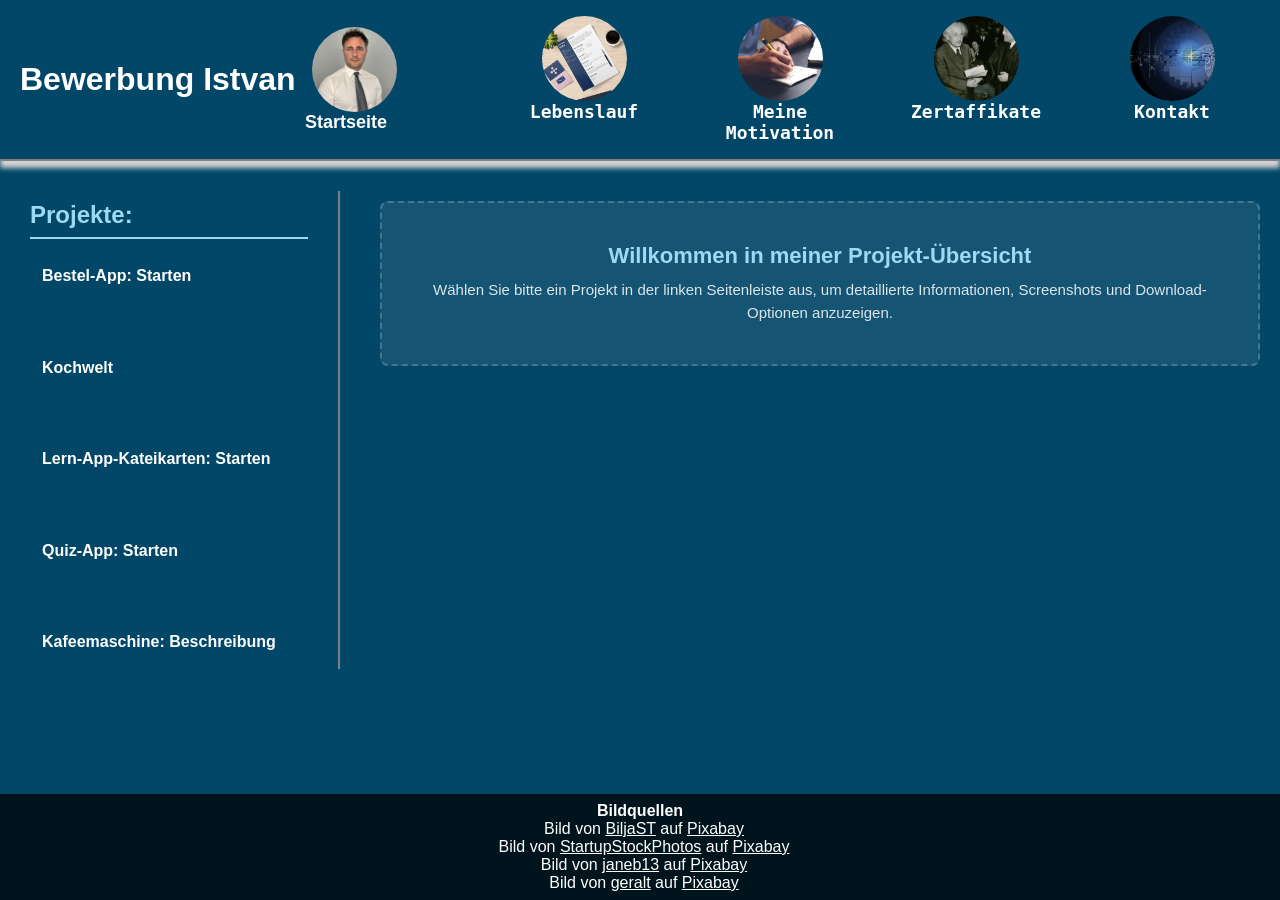
<file: index.html>
<!DOCTYPE html>
<html lang="en">

<head>
    <meta charset="UTF-8">
    <meta name="viewport" content="width=device-width, initial-scale=1.0">
    <title>Webseite Istvan</title>
    <link rel="stylesheet" href="style.css">
    <link rel="stylesheet" href="hoversAnkertyle.css">
    <link rel="stylesheet" href="seitenLeiste.css">
    <link rel="stylesheet" href="lebenslauf.css">
    <link rel="stylesheet" href="motivation.css">
    <script src="lebenslauf.js"></script>
</head>

<body>
    <header>
        <div class="bwTextBild">
            <h1>Bewerbung Istvan </h1>
            <div class="tostart">
                <img class="bwFoto" src="./img/Bewerbung-3.png" alt="Istvan Csovrij">
                <a class="lebenslaufText startText lenslaufHover" href="index.html">Startseite</a>
            </div>
        </div>
        <div class="workspace">

            <a href="lebenslauf.html" class="containerLebenslauf lenslaufHover">
                <img class="lenslaufImg" src="./img/biljast-resume-6627200_1920.jpg" alt="">
                <samp class="lebenslaufText">Lebenslauf</samp>
            </a>

            <a href="motivation.html" class="containerLebenslauf lenslaufHover">
                <img class="lenslaufImg" src="./img/startupstockphotos-man-593333_1920.jpg" alt="">
                <samp class="lebenslaufText">Meine Motivation</samp>
            </a>

            <a href="zertifikate.html" class="containerLebenslauf lenslaufHover">
                <img class="lenslaufImg" src="./img/janeb13-albert-einstein-1165218_1920.jpg" alt="">
                <samp class="lebenslaufText">Zertaffikate</samp>
            </a>

            <a href="kontakt.html" class="containerLebenslauf lenslaufHover">
                <img class="lenslaufImg" src="./img/geralt-digitization-6936701_1920.jpg" alt="Kontakt">
                <samp class="lebenslaufText">Kontakt</samp>
            </a>
        </div>
    </header>

    <main>
        <div class="seitenleiste">
            <div class="inseiteSeitenliste">
                <h2>Projekte: </h2>
                <div class="aplicatinsList">
                    <a class="bestelA hoverSeide"
                        href="https://istvan-csovrij.developerakademie.net/Modul-7-2025_Bestell-App/Bestell-App/index.html"
                        target="_blank">Bestel-App: Starten</a>
                    <a class="bestelA hoverSeide" href="https://gruppe-389.developerakademie.net/index.html"
                        target="_blank">Kochwelt</a>
                    <!--  <a class="bestelA hoverSeide" href="#">Datenbank-Steuerung: Beschreibung</a> -->
                    <a class="bestelA hoverSeide" href="./Lern_APP_Lernfeld_8/index.html"
                        target="_blank">Lern-App-Kateikarten: Starten</a>
                    <a class="bestelA hoverSeide" href="./AP1_Lernbereich/03_Quiz_App/index.html"
                        target="_blank">Quiz-App: Starten</a>
                    <a class="bestelA hoverSeide" href="#kaffeegeldwechsel">Kafeemaschine: Beschreibung</a>
                </div>
            </div>
            <div class="wertikalLinie"></div>
        </div>
        <div class="projekteInhalt">
            <!-- Willkommens-Platzhalter, wenn noch kein Projekt ausgewählt ist -->
            <div class="welcomeProjectText">
                <h3>Willkommen in meiner Projekt-Übersicht</h3>
                <p>Wählen Sie bitte ein Projekt in der linken Seitenleiste aus, um detaillierte Informationen,
                    Screenshots und Download-Optionen anzuzeigen.</p>
            </div>

            <article class="projektKarte" id="kaffeegeldwechsel">
                <h3>KaffeeGeldWechsel</h3>
                <p class="projektSubtitle">Desktop-Kaffeemaschinensimulator mit Münzwechsler & SQLite-Datenbank</p>

                <div class="techStack">
                    <span class="techBadge">Java 17+</span>
                    <span class="techBadge">JavaFX (GUI)</span>
                    <span class="techBadge">SQLite (JDBC)</span>
                    <span class="techBadge">Maven</span>
                    <span class="techBadge">IntelliJ IDEA</span>
                </div>

                <p>
                    Dieses Projekt simuliert die vollständige Steuerungs- und Zahlungslogik eines
                    Kaffeemaschinen-Automaten.
                    Es wurde mit Java und JavaFX als grafische Desktop-Oberfläche realisiert und nutzt eine lokale
                    SQLite-Datenbank
                    zur lückenlosen Verbuchung aller Bestellungen und Münzbestände.
                </p>

                <p style="font-size: 13.5px; color: #666; font-style: italic; margin-top: -10px; margin-bottom: 25px;">
                    * Entwickler-Hinweis: Das Projekt ist als IntelliJ-Maven-Projekt vorkonfiguriert und lässt sich am
                    besten direkt in IntelliJ IDEA öffnen und bearbeiten.
                </p>

                <h4 class="projektSectionTitle">Funktionsübersicht</h4>
                <ul class="cvList">
                    <li><strong>Zubereitungssystem:</strong> Verwaltung der Rohstoffe für Kaffeebohnen, Milch und
                        Becher. Die Maschine verbraucht je nach Wahl (z.B. Kaffee mit/ohne Milch) entsprechende
                        Einheiten aus dem Bestand.</li>
                    <li><strong>Verschleiß- & Wartungs-Simulation:</strong> Realistische Simulation von Defekten (z.B.
                        Mahlwerk-Fehler mit 2%iger Wahrscheinlichkeit). Über eine Administrator-Funktion lässt sich die
                        Maschine reparieren und auffüllen.</li>
                    <li><strong>Echtzeit-Münzwechsler:</strong> Annahme und Zählung von Euro-Münzen (10ct, 20ct, 50ct,
                        1€, 2€) mit Kapselung der Wechselgeld-Logik (Single-Responsibility-Prinzip).</li>
                    <li><strong>Datenbank-Logging (SQLite):</strong> Alle getätigten Bestellungen und Münzbewegungen
                        werden automatisch über JDBC in einer lokalen Datenbank (<code>kaffeeautomat.db</code>)
                        gespeichert.</li>
                </ul>

                <h4 class="projektSectionTitle">App-Screenshots (GUI-Zustände)</h4>
                <div class="projektGallery">

                    <!-- Zustand 1: Startbildschirm -->
                    <div class="galleryItem">
                        <a href="./img/kaffee-start.png" target="_blank">
                            <img class="projektCardImg" src="./img/kaffee-start.png" alt="1. Startbildschirm & Menü"
                                onerror="this.style.display='none'; this.nextElementSibling.style.display='flex';">
                            <div class="projPlaceholder">
                                <span class="projPlaceholderText">
                                    Startbildschirm:<br>
                                    <strong>img/kaffee-start.png</strong>
                                </span>
                            </div>
                        </a>
                        <p class="galleryCaption">1. Menü & Füllstände</p>
                    </div>

                    <!-- Zustand 2: Zu wenig Geld -->
                    <div class="galleryItem">
                        <a href="./img/kaffee-geld.png" target="_blank">
                            <img class="projektCardImg" src="./img/kaffee-geld.png" alt="2. Prüfung: Zu wenig Geld"
                                onerror="this.style.display='none'; this.nextElementSibling.style.display='flex';">
                            <div class="projPlaceholder">
                                <span class="projPlaceholderText">
                                    Münzprüfung:<br>
                                    <strong>img/kaffee-geld.png</strong>
                                </span>
                            </div>
                        </a>
                        <p class="galleryCaption">2. Zu wenig Geld</p>
                    </div>

                    <!-- Zustand 3: Kaffee bereit & Wechselgeld -->
                    <div class="galleryItem">
                        <a href="./img/kaffee-erfolg.png" target="_blank">
                            <img class="projektCardImg" src="./img/kaffee-erfolg.png" alt="3. Zubereitung & Rückgeld"
                                onerror="this.style.display='none'; this.nextElementSibling.style.display='flex';">
                            <div class="projPlaceholder">
                                <span class="projPlaceholderText">
                                    Kaffee fertig:<br>
                                    <strong>img/kaffee-erfolg.png</strong>
                                </span>
                            </div>
                        </a>
                        <p class="galleryCaption">3. Kaffee fertig & Wechselgeld</p>
                    </div>

                    <!-- Zustand 4: Fehler: Zu wenig Bohnen -->
                    <div class="galleryItem">
                        <a href="./img/kaffee-bohnen.png" target="_blank">
                            <img class="projektCardImg" src="./img/Screenshot 2026-07-21 083009.png"
                                alt="4. Fehler: Zu wenig Bohnen"
                                onerror="this.style.display='none'; this.nextElementSibling.style.display='flex';">
                            <div class="projPlaceholder">
                                <span class="projPlaceholderText">
                                    Zu wenig Bohnen:<br>
                                    <strong>img/kaffee-bohnen.png</strong>
                                </span>
                            </div>
                        </a>
                        <p class="galleryCaption">4. Fehler: Zu wenig Bohnen</p>
                    </div>

                </div>

                <div class="projektActions">
                    <a href="https://github.com/Istvan-Csovrij/KaffeeGeldWechsel" target="_blank"
                        class="projektBtn">Code auf GitHub</a>
                    <a href="./downloads/KafeeGeldWechsel-1.0-SNAPSHOT.jar" download class="projektBtn">App (.jar)
                        herunterladen</a>
                </div>
                <p
                    style="font-size: 13.5px; color: #666; font-style: italic; margin-top: 15px; margin-bottom: 0; line-height: 1.4;">
                    * Hinweis: Zum Ausführen der .jar-Datei wird eine installierte Java-Laufzeitumgebung (JRE) benötigt.
                    Das Quellcode-Projekt ist für die Ausführung in IntelliJ IDEA vorkonfiguriert.
                </p>
            </article>
        </div>

    </main>

    <footer>
        <div class="footerBox">
            <p class="bildQuelen">Bildquellen</p>
            <div class="resource">
                Bild von <a class="resourceA"
                    href="https://pixabay.com/de/users/biljast-2868488/?utm_source=link-attribution&utm_medium=referral&utm_campaign=image&utm_content=6627200">BiljaST</a>
                auf <a class="resourceA"
                    href="https://pixabay.com/de//?utm_source=link-attribution&utm_medium=referral&utm_campaign=image&utm_content=6627200">Pixabay</a>
            </div>
            <div class="resource">
                Bild von <a class="resourceA"
                    href="https://pixabay.com/de/users/startupstockphotos-690514/?utm_source=link-attribution&utm_medium=referral&utm_campaign=image&utm_content=593333">StartupStockPhotos</a>
                auf <a class="resourceA"
                    href="https://pixabay.com/de//?utm_source=link-attribution&utm_medium=referral&utm_campaign=image&utm_content=593333">Pixabay</a>
            </div>
            <div class="resource">
                Bild von <a class="resourceA"
                    href="https://pixabay.com/de/users/janeb13-725943/?utm_source=link-attribution&utm_medium=referral&utm_campaign=image&utm_content=1165218">janeb13</a>
                auf <a class="resourceA"
                    href="https://pixabay.com/de//?utm_source=link-attribution&utm_medium=referral&utm_campaign=image&utm_content=1165218">Pixabay</a>
            </div>

            <div class="resource">
                Bild von <a class="resourceA"
                    href="https://pixabay.com/de/users/geralt-9301/?utm_source=link-attribution&utm_medium=referral&utm_campaign=image&utm_content=6936701">geralt</a>
                auf
                <a class="resourceA"
                    href="https://pixabay.com/de//?utm_source=link-attribution&utm_medium=referral&utm_campaign=image&utm_content=6936701">Pixabay</a>
            </div>
        </div>
    </footer>
    <!-- Rebuild -->
    <script src="projekte.js"></script>
</body>

</html>
</file>
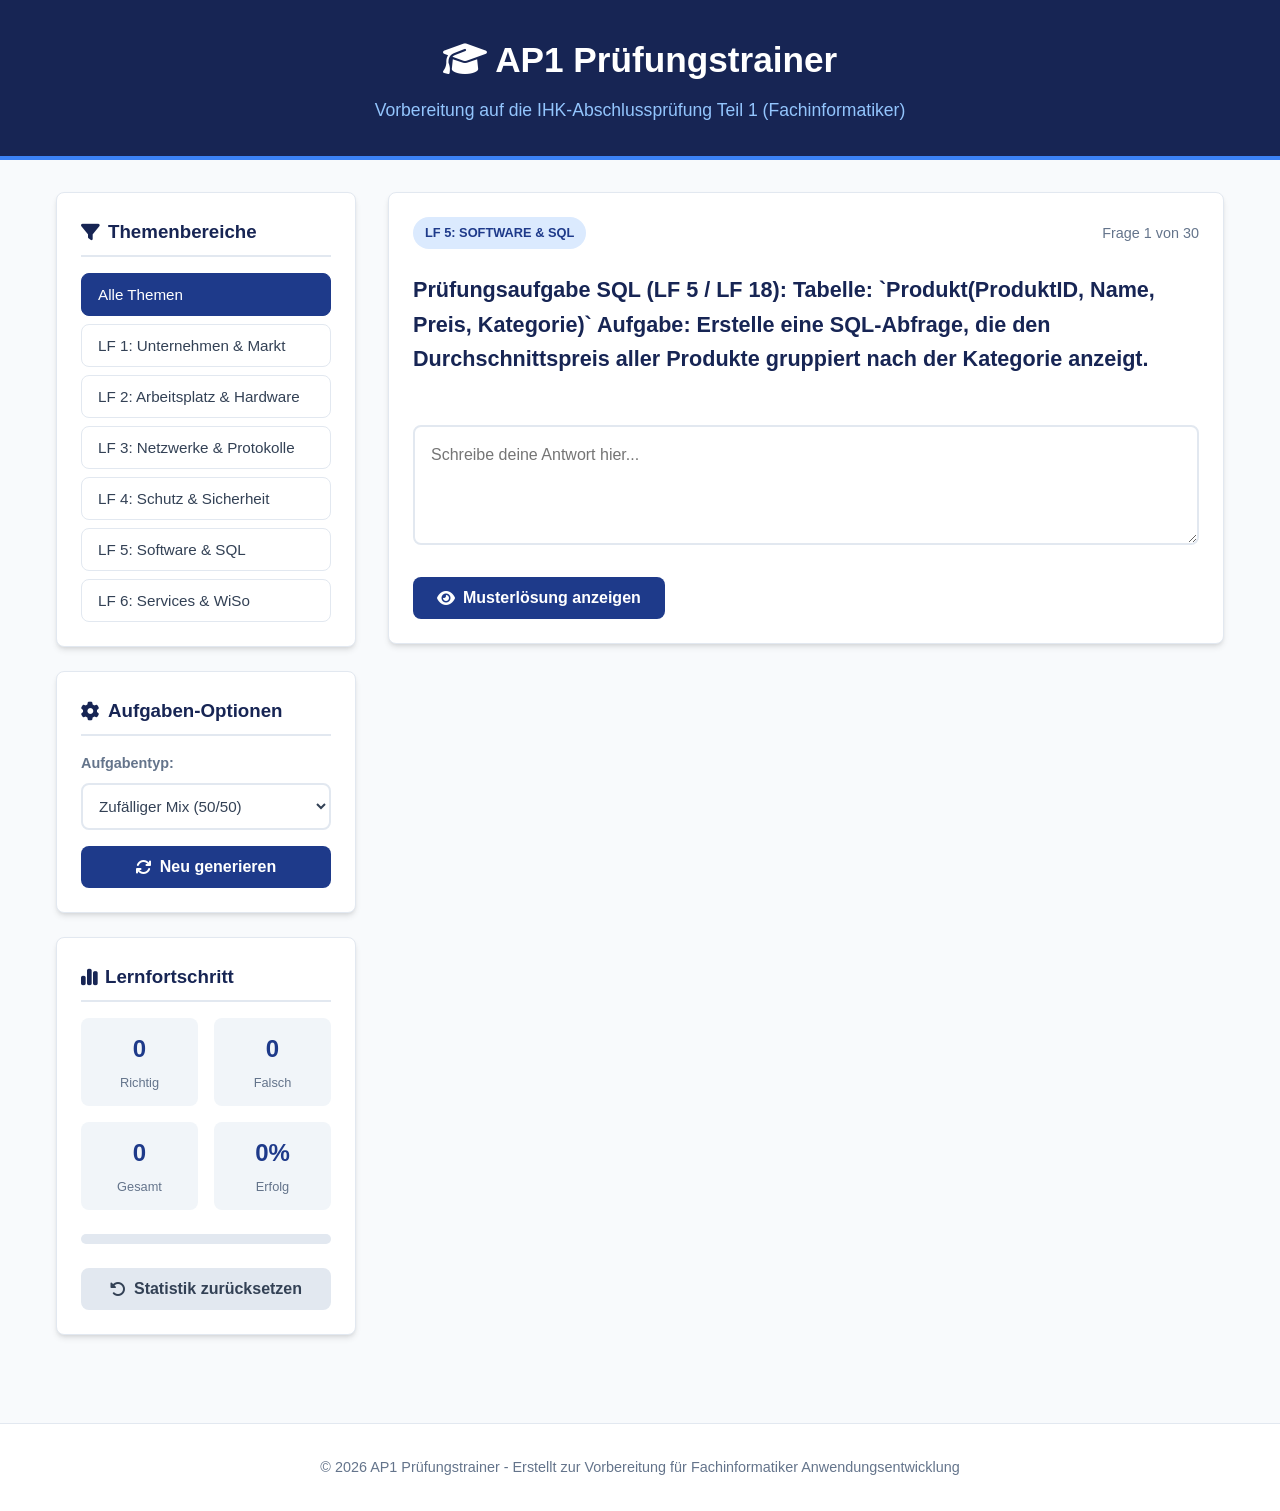
<file: AP1_Lernbereich/03_Quiz_App/index.html>
<!DOCTYPE html>
<html lang="de">
<head>
    <meta charset="UTF-8">
    <meta name="viewport" content="width=device-width, initial-scale=1.0">
    <title>AP1 Prüfungstrainer - Fachinformatiker</title>
    <link rel="stylesheet" href="style.css">
    <!-- FontAwesome for icons -->
    <link rel="stylesheet" href="https://cdnjs.cloudflare.com/ajax/libs/font-awesome/6.4.0/css/all.min.css">
</head>
<body>
    <header>
        <div class="header-container">
            <h1><i class="fa-solid fa-graduation-cap"></i> AP1 Prüfungstrainer</h1>
            <p>Vorbereitung auf die IHK-Abschlussprüfung Teil 1 (Fachinformatiker)</p>
        </div>
    </header>

    <main class="container">
        <!-- Sidebar / Filter -->
        <section class="sidebar">
            <div class="card">
                <h3><i class="fa-solid fa-filter"></i> Themenbereiche</h3>
                <div class="theme-filters" id="theme-filters">
                    <button class="filter-btn active" data-theme="all">Alle Themen</button>
                    <button class="filter-btn" data-theme="lf1">LF 1: Unternehmen & Markt</button>
                    <button class="filter-btn" data-theme="lf2">LF 2: Arbeitsplatz & Hardware</button>
                    <button class="filter-btn" data-theme="lf3">LF 3: Netzwerke & Protokolle</button>
                    <button class="filter-btn" data-theme="lf4">LF 4: Schutz & Sicherheit</button>
                    <button class="filter-btn" data-theme="lf5">LF 5: Software & SQL</button>
                    <button class="filter-btn" data-theme="lf6">LF 6: Services & WiSo</button>
                </div>
            </div>

            <div class="card">
                <h3><i class="fa-solid fa-gear"></i> Aufgaben-Optionen</h3>
                <div class="control-group" style="display: flex; flex-direction: column; gap: 0.5rem; margin-top: 0.5rem;">
                    <label for="question-type-select" style="font-size: 0.9rem; color: var(--text-light); font-weight: 600;">Aufgabentyp:</label>
                    <select id="question-type-select" class="select-input" style="width: 100%; padding: 0.75rem; border: 2px solid var(--border-color); border-radius: var(--radius); font-size: 0.95rem; color: var(--text-color); background-color: white; outline: none; transition: var(--transition); cursor: pointer;">
                        <option value="mix">Zufälliger Mix (50/50)</option>
                        <option value="open">Nur offene Aufgaben (BaWü)</option>
                        <option value="standard">Nur MC & Zahleneingabe</option>
                    </select>
                </div>
                <button class="btn btn-primary btn-full" id="regenerate-btn" style="margin-top: 1rem;">
                    <i class="fa-solid fa-arrows-rotate"></i> Neu generieren
                </button>
            </div>

            <div class="card stats-card">
                <h3><i class="fa-solid fa-chart-simple"></i> Lernfortschritt</h3>
                <div class="stats-grid">
                    <div class="stat-item">
                        <span class="stat-num" id="stat-correct">0</span>
                        <span class="stat-label">Richtig</span>
                    </div>
                    <div class="stat-item">
                        <span class="stat-num" id="stat-wrong">0</span>
                        <span class="stat-label">Falsch</span>
                    </div>
                    <div class="stat-item">
                        <span class="stat-num" id="stat-total">0</span>
                        <span class="stat-label">Gesamt</span>
                    </div>
                    <div class="stat-item">
                        <span class="stat-num" id="stat-percent">0%</span>
                        <span class="stat-label">Erfolg</span>
                    </div>
                </div>
                <div class="progress-bar-container">
                    <div class="progress-bar" id="progress-bar" style="width: 0%"></div>
                </div>
                <button class="btn btn-secondary btn-full" id="reset-stats-btn">
                    <i class="fa-solid fa-rotate-left"></i> Statistik zurücksetzen
                </button>
            </div>
        </section>

        <!-- Main Content Area -->
        <section class="quiz-area">
            <div class="card quiz-card" id="quiz-card">
                <div class="quiz-header">
                    <span class="badge" id="question-theme">Lernfeld</span>
                    <span class="question-number" id="question-number">Frage 0 von 0</span>
                </div>

                <div class="question-container">
                    <h2 id="question-text">Lade Fragen...</h2>
                    
                    <!-- For Code analysis, SQL or Pseudocode -->
                    <div id="code-block-container" class="code-block-container" style="display: none;">
                        <pre><code id="question-code"></code></pre>
                    </div>
                </div>

                <!-- Input options container -->
                <div class="answers-container" id="answers-container">
                    <!-- JavaScript will insert buttons or input fields here -->
                </div>

                <!-- Action buttons -->
                <div class="quiz-actions">
                    <button class="btn btn-primary" id="submit-btn" style="display: none;">
                        <i class="fa-solid fa-circle-check"></i> Antwort prüfen
                    </button>
                    <button class="btn btn-primary" id="next-btn" style="display: none;">
                        Nächste Frage <i class="fa-solid fa-arrow-right"></i>
                    </button>
                </div>
            </div>

            <!-- Explanation & feedback card -->
            <div class="card feedback-card" id="feedback-card" style="display: none;">
                <h3 id="feedback-title">Richtig!</h3>
                <div id="feedback-text"></div>
                <div class="explanation-section" id="explanation-section">
                    <h4>Erklärung:</h4>
                    <p id="explanation-text"></p>
                </div>
            </div>
        </section>
    </main>

    <footer>
        <p>&copy; 2026 AP1 Prüfungstrainer - Erstellt zur Vorbereitung für Fachinformatiker Anwendungsentwicklung</p>
    </footer>

    <!-- Load the questions first, then the application logic -->
    <script src="questions.js"></script>
    <script src="generator.js"></script>
    <script src="app.js"></script>
</body>
</html>
</file>
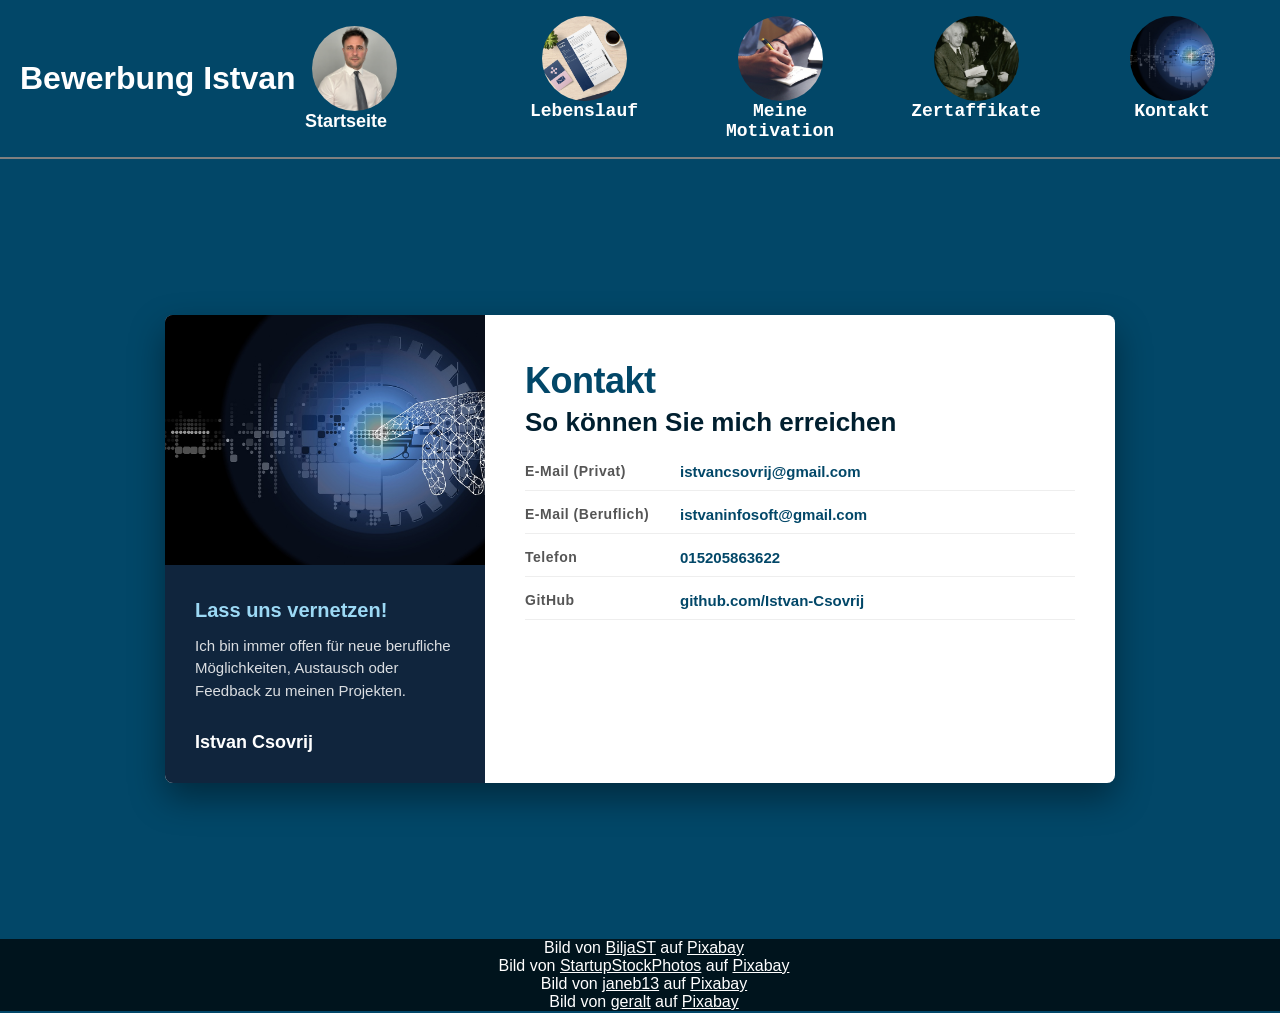
<file: kontakt.html>
<!DOCTYPE html>
<html lang="en">

<head>
    <meta charset="UTF-8">
    <meta name="viewport" content="width=device-width, initial-scale=1.0">
    <title>Kontakt</title>
    <link rel="stylesheet" href="kontakt.css">
    <link rel="stylesheet" href="style.css">
    <link rel="stylesheet" href="hoversAnkertyle.css">
    <link rel="stylesheet" href="lebenslauf.css">
</head>

<body>
    <header>
        <div class="bwTextBild">
            <h1>Bewerbung Istvan </h1>
            <div class="tostart">
                <img class="bwFoto" src="./img/Bewerbung-3.png" alt="Istvan Csovrij">
                <a class="lebenslaufText startText lenslaufHover" href="index.html">Startseite</a>
            </div>
        </div>
        <div class="workspace">
            <a href="lebenslauf.html" class="containerLebenslauf lenslaufHover">
                <img class="lenslaufImg" src="./img/biljast-resume-6627200_1920.jpg" alt="Lebenslauf">
                <samp class="lebenslaufText">Lebenslauf</samp>
            </a>

            <a href="motivation.html" class="containerLebenslauf lenslaufHover">
                <img class="lenslaufImg" src="./img/startupstockphotos-man-593333_1920.jpg" alt="Motivation">
                <samp class="lebenslaufText">Meine Motivation</samp>
            </a>

            <a href="zertifikate.html" class="containerLebenslauf lenslaufHover">
                <img class="lenslaufImg" src="./img/janeb13-albert-einstein-1165218_1920.jpg" alt="Zertifikate">
                <samp class="lebenslaufText">Zertaffikate</samp>
            </a>

            <a href="kontakt.html" class="containerLebenslauf lenslaufHover">
                <img class="lenslaufImg" src="./img/geralt-digitization-6936701_1920.jpg" alt="Kontakt">
                <samp class="lebenslaufText">Kontakt</samp>
            </a>
        </div>
    </header>

    <main class="kontaktMain">
        <article class="kontaktSheet">
            <div class="kontaktSidebar">
                <img class="kontaktSidebarImg" src="./img/geralt-digitization-6936701_1920.jpg"
                    alt="Digitalisierung & Kontakt">
                <div class="kontaktSidebarInfo">
                    <h3>Lass uns vernetzen!</h3>
                    <p>Ich bin immer offen für neue berufliche Möglichkeiten, Austausch oder Feedback zu meinen
                        Projekten.</p>
                </div>
                <h4 class="sidebarSignature">Istvan Csovrij</h4>
            </div>
            <div class="kontaktContent">
                <h2 class="cvTitle">Kontakt</h2>
                <h3 class="cvSubtitle">So können Sie mich erreichen</h3>

                <div class="kontaktList">
                    <div class="kontaktEntry">
                        <span class="kontaktLabel">E-Mail (Privat)</span>
                        <span class="kontaktValue"><a
                                href="mailto:istvancsovrij@gmail.com">istvancsovrij@gmail.com</a></span>
                    </div>
                    <div class="kontaktEntry">
                        <span class="kontaktLabel">E-Mail (Beruflich)</span>
                        <span class="kontaktValue"><a
                                href="mailto:istvaninfosoft@gmail.com">istvaninfosoft@gmail.com</a></span>
                    </div>
                    <div class="kontaktEntry">
                        <span class="kontaktLabel">Telefon</span>
                        <span class="kontaktValue"><a href="tel:015205863622">015205863622</a></span>
                    </div>
                    <div class="kontaktEntry">
                        <span class="kontaktLabel">GitHub</span>
                        <span class="kontaktValue"><a href="https://github.com/Istvan-Csovrij"
                                target="_blank">github.com/Istvan-Csovrij</a></span>
                    </div>
                </div>
            </div>

        </article>
    </main>

    <footer>
        <div class="resource">
            Bild von <a class="resourceA"
                href="https://pixabay.com/de/users/biljast-2868488/?utm_source=link-attribution&utm_medium=referral&utm_campaign=image&utm_content=6627200">BiljaST</a>
            auf <a class="resourceA"
                href="https://pixabay.com/de//?utm_source=link-attribution&utm_medium=referral&utm_campaign=image&utm_content=6627200">Pixabay</a>
        </div>
        <div class="resource">
            Bild von <a class="resourceA"
                href="https://pixabay.com/de/users/startupstockphotos-690514/?utm_source=link-attribution&utm_medium=referral&utm_campaign=image&utm_content=593333">StartupStockPhotos</a>
            auf <a class="resourceA"
                href="https://pixabay.com/de//?utm_source=link-attribution&utm_medium=referral&utm_campaign=image&utm_content=593333">Pixabay</a>
        </div>

        <div class="resource">
            Bild von <a class="resourceA"
                href="https://pixabay.com/de/users/janeb13-725943/?utm_source=link-attribution&utm_medium=referral&utm_campaign=image&utm_content=1165218">janeb13</a>
            auf <a class="resourceA"
                href="https://pixabay.com/de//?utm_source=link-attribution&utm_medium=referral&utm_campaign=image&utm_content=1165218">Pixabay</a>
        </div>

        <div class="resource">
            Bild von <a class="resourceA"
                href="https://pixabay.com/de/users/geralt-9301/?utm_source=link-attribution&utm_medium=referral&utm_campaign=image&utm_content=6936701">geralt</a>
            auf
            <a class="resourceA"
                href="https://pixabay.com/de//?utm_source=link-attribution&utm_medium=referral&utm_campaign=image&utm_content=6936701">Pixabay</a>
        </div>

    </footer>
</body>

</html>
</file>
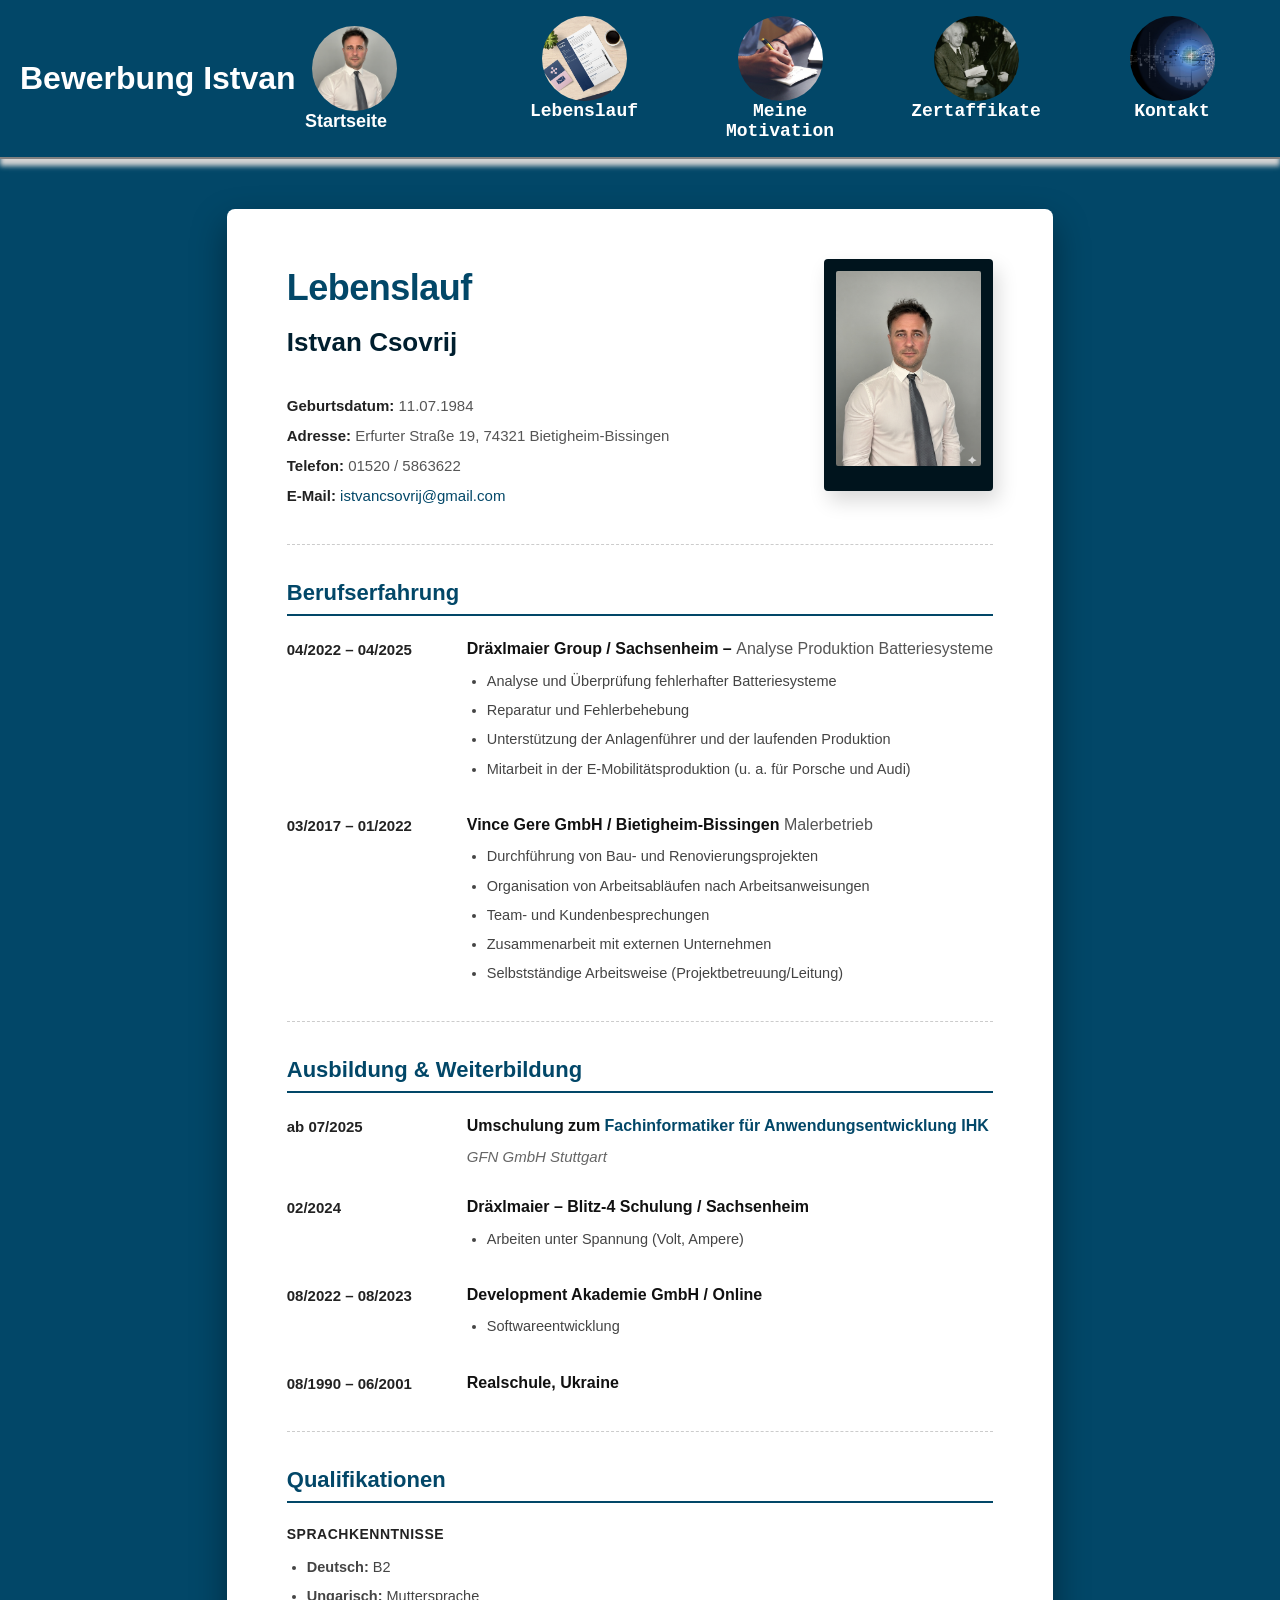
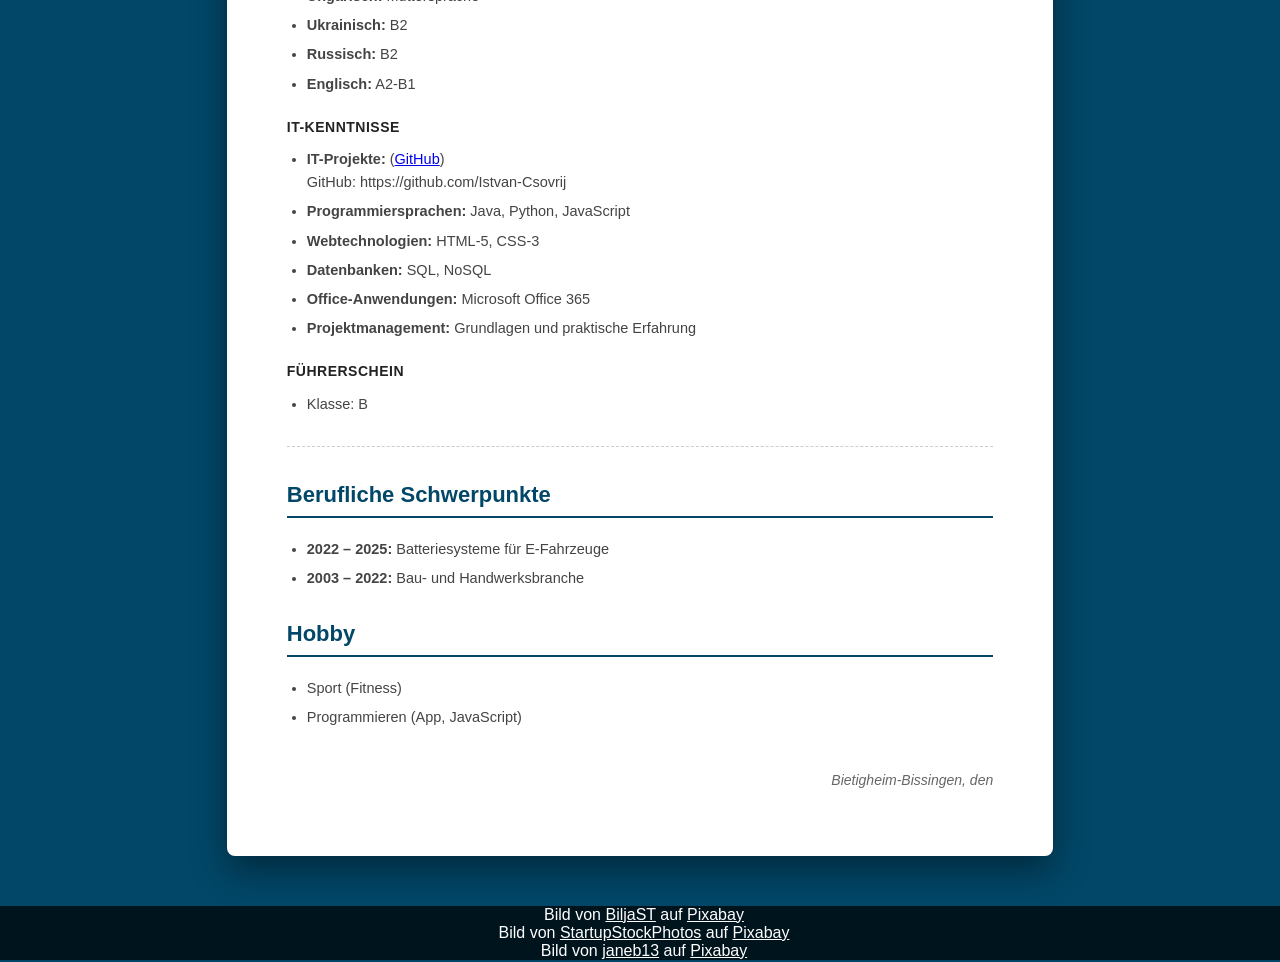
<file: lebenslauf.html>
<!DOCTYPE html>
<html lang="de">

<head>
    <meta charset="UTF-8">
    <meta name="viewport" content="width=device-width, initial-scale=1.0">
    <title>Lebenslauf - Istvan Csovrij</title>
    <link rel="stylesheet" href="style.css">
    <link rel="stylesheet" href="hoversAnkertyle.css">
    <link rel="stylesheet" href="seitenLeiste.css">
    <link rel="stylesheet" href="lebenslauf.css">
    <link rel="stylesheet" href="kontakt.css">
</head>

<body>
    <header>
        <div class="bwTextBild">
            <h1>Bewerbung Istvan </h1>
            <div class="tostart">
                <img class="bwFoto" src="./img/Bewerbung-3.png" alt="Istvan Csovrij">
                <a class="lebenslaufText startText lenslaufHover" href="index.html">Startseite</a>
            </div>
        </div>
        <div class="workspace">

            <a href="lebenslauf.html" class="containerLebenslauf lenslaufHover">
                <img class="lenslaufImg" src="./img/biljast-resume-6627200_1920.jpg" alt="Lebenslauf">
                <samp class="lebenslaufText">Lebenslauf</samp>
            </a>
            <a href="motivation.html" class="containerLebenslauf lenslaufHover">
                <img class="lenslaufImg" src="./img/startupstockphotos-man-593333_1920.jpg" alt="Motivation">
                <samp class="lebenslaufText">Meine Motivation</samp>
            </a>
            <a href="zertifikate.html" class="containerLebenslauf lenslaufHover">
                <img class="lenslaufImg" src="./img/janeb13-albert-einstein-1165218_1920.jpg" alt="Zertifikate">
                <samp class="lebenslaufText">Zertaffikate</samp>
            </a>

            <a href="kontakt.html" class="containerLebenslauf lenslaufHover">
                <img class="lenslaufImg" src="./img/geralt-digitization-6936701_1920.jpg" alt="Kontakt">
                <samp class="lebenslaufText">Kontakt</samp>
            </a>
        </div>
    </header>
    <main class="cvMain">
        <article class="cvSheet">
            <div class="cvHeader">
                <div class="cvHeaderLeft">
                    <h1 class="cvTitle">Lebenslauf</h1>
                    <h2 class="cvSubtitle">Istvan Csovrij</h2>

                    <div class="cvContact">
                        <p><strong>Geburtsdatum:</strong> 11.07.1984</p>
                        <p><strong>Adresse:</strong> Erfurter Straße 19, 74321 Bietigheim-Bissingen</p>
                        <p><strong>Telefon:</strong> 01520 / 5863622</p>
                        <p><strong>E-Mail:</strong> <a href="mailto:istvancsovrij@gmail.com">istvancsovrij@gmail.com</a>
                        </p>
                    </div>
                </div>

                <div class="cvHeaderRight">
                    <div class="cvPhotoFrame">
                        <img class="cvPhoto" src="./img/Bewerbung-3.png" alt="Bewerbungsfoto">
                    </div>
                </div>
            </div>

            <hr class="cvSeparator">
            <section class="cvSection">
                <h3 class="cvSectionTitle">Berufserfahrung</h3>

                <div class="cvEntry">
                    <div class="cvTime">04/2022 – 04/2025</div>
                    <div class="cvBody">
                        <h4 class="cvJobTitle">Dräxlmaier Group / Sachsenheim – <span class="cvJobDesc">Analyse
                                Produktion Batteriesysteme</span></h4>
                        <ul class="cvList">
                            <li>Analyse und Überprüfung fehlerhafter Batteriesysteme</li>
                            <li>Reparatur und Fehlerbehebung</li>
                            <li>Unterstützung der Anlagenführer und der laufenden Produktion</li>
                            <li>Mitarbeit in der E-Mobilitätsproduktion (u. a. für Porsche und Audi)</li>
                        </ul>
                    </div>
                </div>

                <div class="cvEntry">
                    <div class="cvTime">03/2017 – 01/2022</div>
                    <div class="cvBody">
                        <h4 class="cvJobTitle">Vince Gere GmbH / Bietigheim-Bissingen <span
                                class="cvJobDesc">Malerbetrieb</span></h4>
                        <ul class="cvList">
                            <li>Durchführung von Bau- und Renovierungsprojekten</li>
                            <li>Organisation von Arbeitsabläufen nach Arbeitsanweisungen</li>
                            <li>Team- und Kundenbesprechungen</li>
                            <li>Zusammenarbeit mit externen Unternehmen</li>
                            <li>Selbstständige Arbeitsweise (Projektbetreuung/Leitung)</li>
                        </ul>
                    </div>
                </div>
            </section>

            <hr class="cvSeparator">
            <section class="cvSection">
                <h3 class="cvSectionTitle">Ausbildung & Weiterbildung</h3>

                <div class="cvEntry">
                    <div class="cvTime">ab 07/2025</div>
                    <div class="cvBody">
                        <h4 class="cvJobTitle">Umschulung zum <span class="cvHighlight">Fachinformatiker für
                                Anwendungsentwicklung IHK</span></h4>
                        <p class="cvCompany">GFN GmbH Stuttgart</p>
                    </div>
                </div>

                <div class="cvEntry">
                    <div class="cvTime">02/2024</div>
                    <div class="cvBody">
                        <h4 class="cvJobTitle">Dräxlmaier – Blitz-4 Schulung / Sachsenheim</h4>
                        <ul class="cvList">
                            <li>Arbeiten unter Spannung (Volt, Ampere)</li>
                        </ul>
                    </div>
                </div>

                <div class="cvEntry">
                    <div class="cvTime">08/2022 – 08/2023</div>
                    <div class="cvBody">
                        <h4 class="cvJobTitle">Development Akademie GmbH / Online</h4>
                        <ul class="cvList">
                            <li>Softwareentwicklung</li>
                        </ul>
                    </div>
                </div>

                <div class="cvEntry">
                    <div class="cvTime">08/1990 – 06/2001</div>
                    <div class="cvBody">
                        <h4 class="cvJobTitle">Realschule, Ukraine</h4>
                    </div>
                </div>
            </section>

            <hr class="cvSeparator">
            <section class="cvSection">
                <h3 class="cvSectionTitle">Qualifikationen</h3>
                <div class="cvSubsection">
                    <h4 class="cvSubsectionTitle">Sprachkenntnisse</h4>
                    <ul class="cvList">
                        <li><strong>Deutsch:</strong> B2</li>
                        <li><strong>Ungarisch:</strong> Muttersprache</li>
                        <li><strong>Ukrainisch:</strong> B2</li>
                        <li><strong>Russisch:</strong> B2</li>
                        <li><strong>Englisch:</strong> A2-B1</li>
                    </ul>
                </div>
                <div class="cvSubsection">
                    <h4 class="cvSubsectionTitle">IT-Kenntnisse</h4>
                    <ul class="cvList">
                        <li><strong>IT-Projekte:</strong> (<a href="https://github.com/Istvan-Csovrij"
                                target="_blank">GitHub</a>) <br> GitHub: https://github.com/Istvan-Csovrij</li>
                        <li><strong>Programmiersprachen:</strong> Java, Python, JavaScript</li>
                        <li><strong>Webtechnologien:</strong> HTML-5, CSS-3</li>
                        <li><strong>Datenbanken:</strong> SQL, NoSQL</li>
                        <li><strong>Office-Anwendungen:</strong> Microsoft Office 365</li>
                        <li><strong>Projektmanagement:</strong> Grundlagen und praktische Erfahrung</li>
                    </ul>
                </div>
                <div class="cvSubsection">
                    <h4 class="cvSubsectionTitle">Führerschein</h4>
                    <ul class="cvList">
                        <li>Klasse: B</li>
                    </ul>
                </div>
            </section>

            <hr class="cvSeparator">
            <section class="cvSection">
                <h3 class="cvSectionTitle">Berufliche Schwerpunkte</h3>
                <ul class="cvList">
                    <li><strong>2022 – 2025:</strong> Batteriesysteme für E-Fahrzeuge</li>
                    <li><strong>2003 – 2022:</strong> Bau- und Handwerksbranche</li>
                </ul>
            </section>

            <section class="cvSection">
                <h3 class="cvSectionTitle">Hobby</h3>
                <ul class="cvList">
                    <li>Sport (Fitness)</li>
                    <li>Programmieren (App, JavaScript)</li>
                </ul>
            </section>

            <p class="cvDateStamp">Bietigheim-Bissingen, den <span id="datumPlaceholder"></span></p>

        </article>
    </main>
    <footer>
        <div class="resource">
            Bild von <a class="resourceA"
                href="https://pixabay.com/de/users/biljast-2868488/?utm_source=link-attribution&utm_medium=referral&utm_campaign=image&utm_content=6627200">BiljaST</a>
            auf <a class="resourceA"
                href="https://pixabay.com/de//?utm_source=link-attribution&utm_medium=referral&utm_campaign=image&utm_content=6627200">Pixabay</a>
        </div>
        <div class="resource">
            Bild von <a class="resourceA"
                href="https://pixabay.com/de/users/startupstockphotos-690514/?utm_source=link-attribution&utm_medium=referral&utm_campaign=image&utm_content=593333">StartupStockPhotos</a>
            auf <a class="resourceA"
                href="https://pixabay.com/de//?utm_source=link-attribution&utm_medium=referral&utm_campaign=image&utm_content=593333">Pixabay</a>
        </div>
        <div class="resource">
            Bild von <a class="resourceA"
                href="https://pixabay.com/de/users/janeb13-725943/?utm_source=link-attribution&utm_medium=referral&utm_campaign=image&utm_content=1165218">janeb13</a>
            auf <a class="resourceA"
                href="https://pixabay.com/de//?utm_source=link-attribution&utm_medium=referral&utm_campaign=image&utm_content=1165218">Pixabay</a>
        </div>
    </footer>
</body>

</html>
</file>
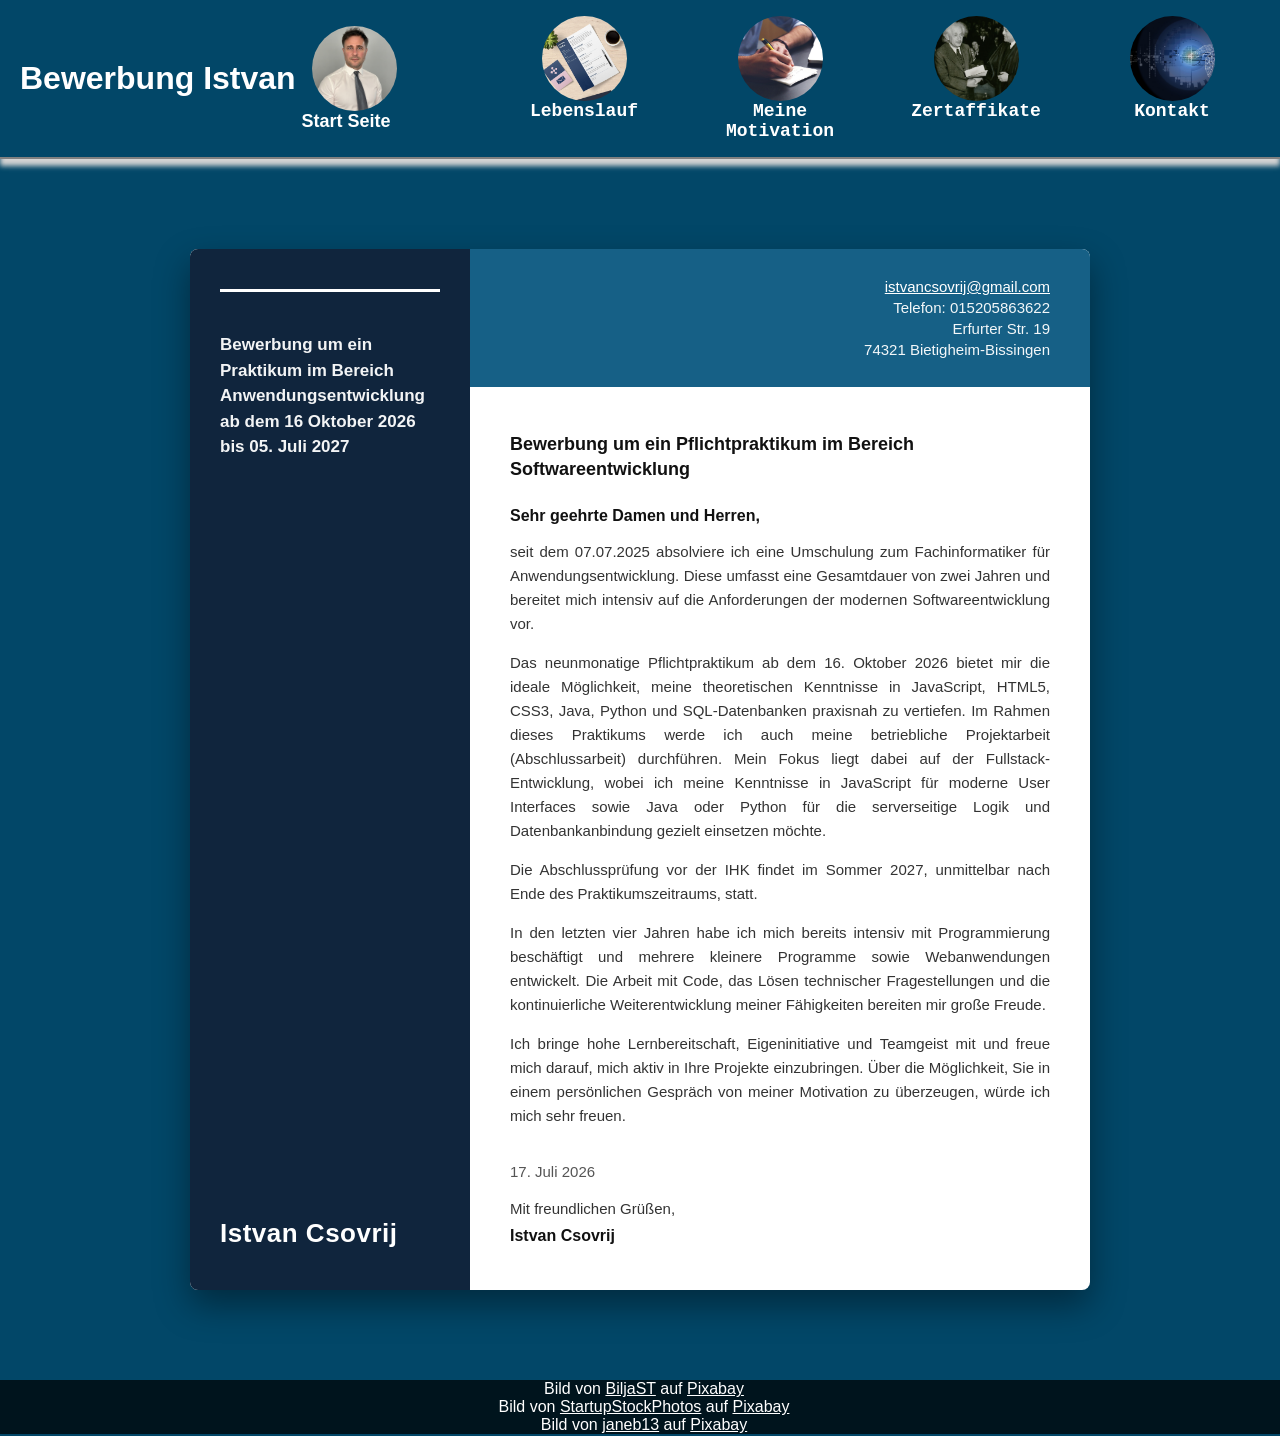
<file: motivation.html>
<!DOCTYPE html>
<html lang="de">

<head>
    <meta charset="UTF-8">
    <meta name="viewport" content="width=device-width, initial-scale=1.0">
    <title>Meine Motivation - Istvan Csovrij</title>
    <link rel="stylesheet" href="style.css">
    <link rel="stylesheet" href="hoversAnkertyle.css">
    <link rel="stylesheet" href="seitenLeiste.css">
    <link rel="stylesheet" href="lebenslauf.css">
    <link rel="stylesheet" href="motivation.css">
    <link rel="stylesheet" href="kontakt.css">
</head>

<body>
    <header>
        <div class="bwTextBild">
            <h1>Bewerbung Istvan </h1>
            <div class="tostart">
                <img class="bwFoto" src="./img/Bewerbung-3.png" alt="Istvan Csovrij">
                <a class="startText lebenslaufText" href="index.html">Start Seite</a>
            </div>
        </div>
        <div class="workspace">

            <a href="lebenslauf.html" class="containerLebenslauf lenslaufHover">
                <img class="lenslaufImg" src="./img/biljast-resume-6627200_1920.jpg" alt="Lebenslauf">
                <samp class="lebenslaufText">Lebenslauf</samp>
            </a>

            <a href="motivation.html" class="containerLebenslauf lenslaufHover">
                <img class="lenslaufImg" src="./img/startupstockphotos-man-593333_1920.jpg" alt="Motivation">
                <samp class="lebenslaufText">Meine Motivation</samp>
            </a>

            <a href="zertifikate.html" class="containerLebenslauf lenslaufHover">
                <img class="lenslaufImg" src="./img/janeb13-albert-einstein-1165218_1920.jpg" alt="Zertifikate">
                <samp class="lebenslaufText">Zertaffikate</samp>
            </a>

            <a href="kontakt.html" class="containerLebenslauf lenslaufHover">
                <img class="lenslaufImg" src="./img/geralt-digitization-6936701_1920.jpg" alt="Kontakt">
                <samp class="lebenslaufText">Kontakt</samp>
            </a>
        </div>
    </header>

    <main class="motivationMain">
        <!-- Das Anschreiben-Dokument -->
        <article class="motivationSheet">

            <!-- Linke Spalte: Dunkelblaue Sidebar -->
            <div class="motivationSidebar">
                <div class="sidebarTopLine"></div>
                <p class="sidebarInfoText">
                    Bewerbung um ein Praktikum im Bereich Anwendungsentwicklung
                    ab dem 16 Oktober 2026 bis 05. Juli 2027
                </p>
                <h2 class="sidebarName">Istvan Csovrij</h2>
            </div>

            <!-- Rechte Spalte: Header und Brieftext -->
            <div class="motivationRightColumn">

                <!-- Teal-blauer Balken oben mit Kontaktdaten -->
                <div class="motivationRightHeader">
                    <p><a href="mailto:istvancsovrij@gmail.com">istvancsovrij@gmail.com</a></p>
                    <p>Telefon: 015205863622</p>
                    <p>Erfurter Str. 19</p>
                    <p>74321 Bietigheim-Bissingen</p>
                </div>

                <!-- Weißer Briefkörper unten -->
                <div class="motivationLetter">
                    <h3 class="letterSubject">Bewerbung um ein Pflichtpraktikum im Bereich Softwareentwicklung</h3>

                    <p class="letterSalutation">Sehr geehrte Damen und Herren,</p>

                    <div class="letterBodyText">
                        <p>
                            seit dem 07.07.2025 absolviere ich eine Umschulung zum Fachinformatiker für
                            Anwendungsentwicklung.
                            Diese umfasst eine Gesamtdauer von zwei Jahren und bereitet mich intensiv auf die
                            Anforderungen der
                            modernen Softwareentwicklung vor.
                        </p>
                        <p>
                            Das neunmonatige Pflichtpraktikum ab dem 16. Oktober 2026 bietet mir die ideale Möglichkeit,
                            meine theoretischen Kenntnisse in JavaScript, HTML5, CSS3, Java, Python und SQL-Datenbanken
                            praxisnah zu vertiefen. Im Rahmen dieses Praktikums werde ich auch meine betriebliche
                            Projektarbeit
                            (Abschlussarbeit) durchführen. Mein Fokus liegt dabei auf der Fullstack-Entwicklung, wobei
                            ich
                            meine Kenntnisse in JavaScript für moderne User Interfaces sowie Java oder Python für die
                            serverseitige
                            Logik und Datenbankanbindung gezielt einsetzen möchte.
                        </p>
                        <p>
                            Die Abschlussprüfung vor der IHK findet im Sommer 2027, unmittelbar nach Ende des
                            Praktikumszeitraums, statt.
                        </p>
                        <p>
                            In den letzten vier Jahren habe ich mich bereits intensiv mit Programmierung beschäftigt und
                            mehrere kleinere Programme sowie Webanwendungen entwickelt. Die Arbeit mit Code, das Lösen
                            technischer Fragestellungen und die kontinuierliche Weiterentwicklung meiner Fähigkeiten
                            bereiten mir große Freude.
                        </p>
                        <p>
                            Ich bringe hohe Lernbereitschaft, Eigeninitiative und Teamgeist mit und freue mich darauf,
                            mich aktiv in Ihre Projekte einzubringen. Über die Möglichkeit, Sie in einem persönlichen
                            Gespräch
                            von meiner Motivation zu überzeugen, würde ich mich sehr freuen.
                        </p>
                    </div>

                    <div class="letterFooter">
                        <p class="letterDate">17. Juli 2026</p>
                        <p class="letterSignOff">Mit freundlichen Grüßen,</p>
                        <p class="letterSignature">Istvan Csovrij</p>
                    </div>
                </div>

            </div>

        </article>
    </main>

    <footer>
        <div class="resource">
            Bild von <a class="resourceA"
                href="https://pixabay.com/de/users/biljast-2868488/?utm_source=link-attribution&utm_medium=referral&utm_campaign=image&utm_content=6627200">BiljaST</a>
            auf <a class="resourceA"
                href="https://pixabay.com/de//?utm_source=link-attribution&utm_medium=referral&utm_campaign=image&utm_content=6627200">Pixabay</a>
        </div>
        <div class="resource">
            Bild von <a class="resourceA"
                href="https://pixabay.com/de/users/startupstockphotos-690514/?utm_source=link-attribution&utm_medium=referral&utm_campaign=image&utm_content=593333">StartupStockPhotos</a>
            auf <a class="resourceA"
                href="https://pixabay.com/de//?utm_source=link-attribution&utm_medium=referral&utm_campaign=image&utm_content=593333">Pixabay</a>
        </div>

        <div class="resource">
            Bild von <a class="resourceA"
                href="https://pixabay.com/de/users/janeb13-725943/?utm_source=link-attribution&utm_medium=referral&utm_campaign=image&utm_content=1165218">janeb13</a>
            auf <a class="resourceA"
                href="https://pixabay.com/de//?utm_source=link-attribution&utm_medium=referral&utm_campaign=image&utm_content=1165218">Pixabay</a>
        </div>
    </footer>
</body>

</html>
</file>
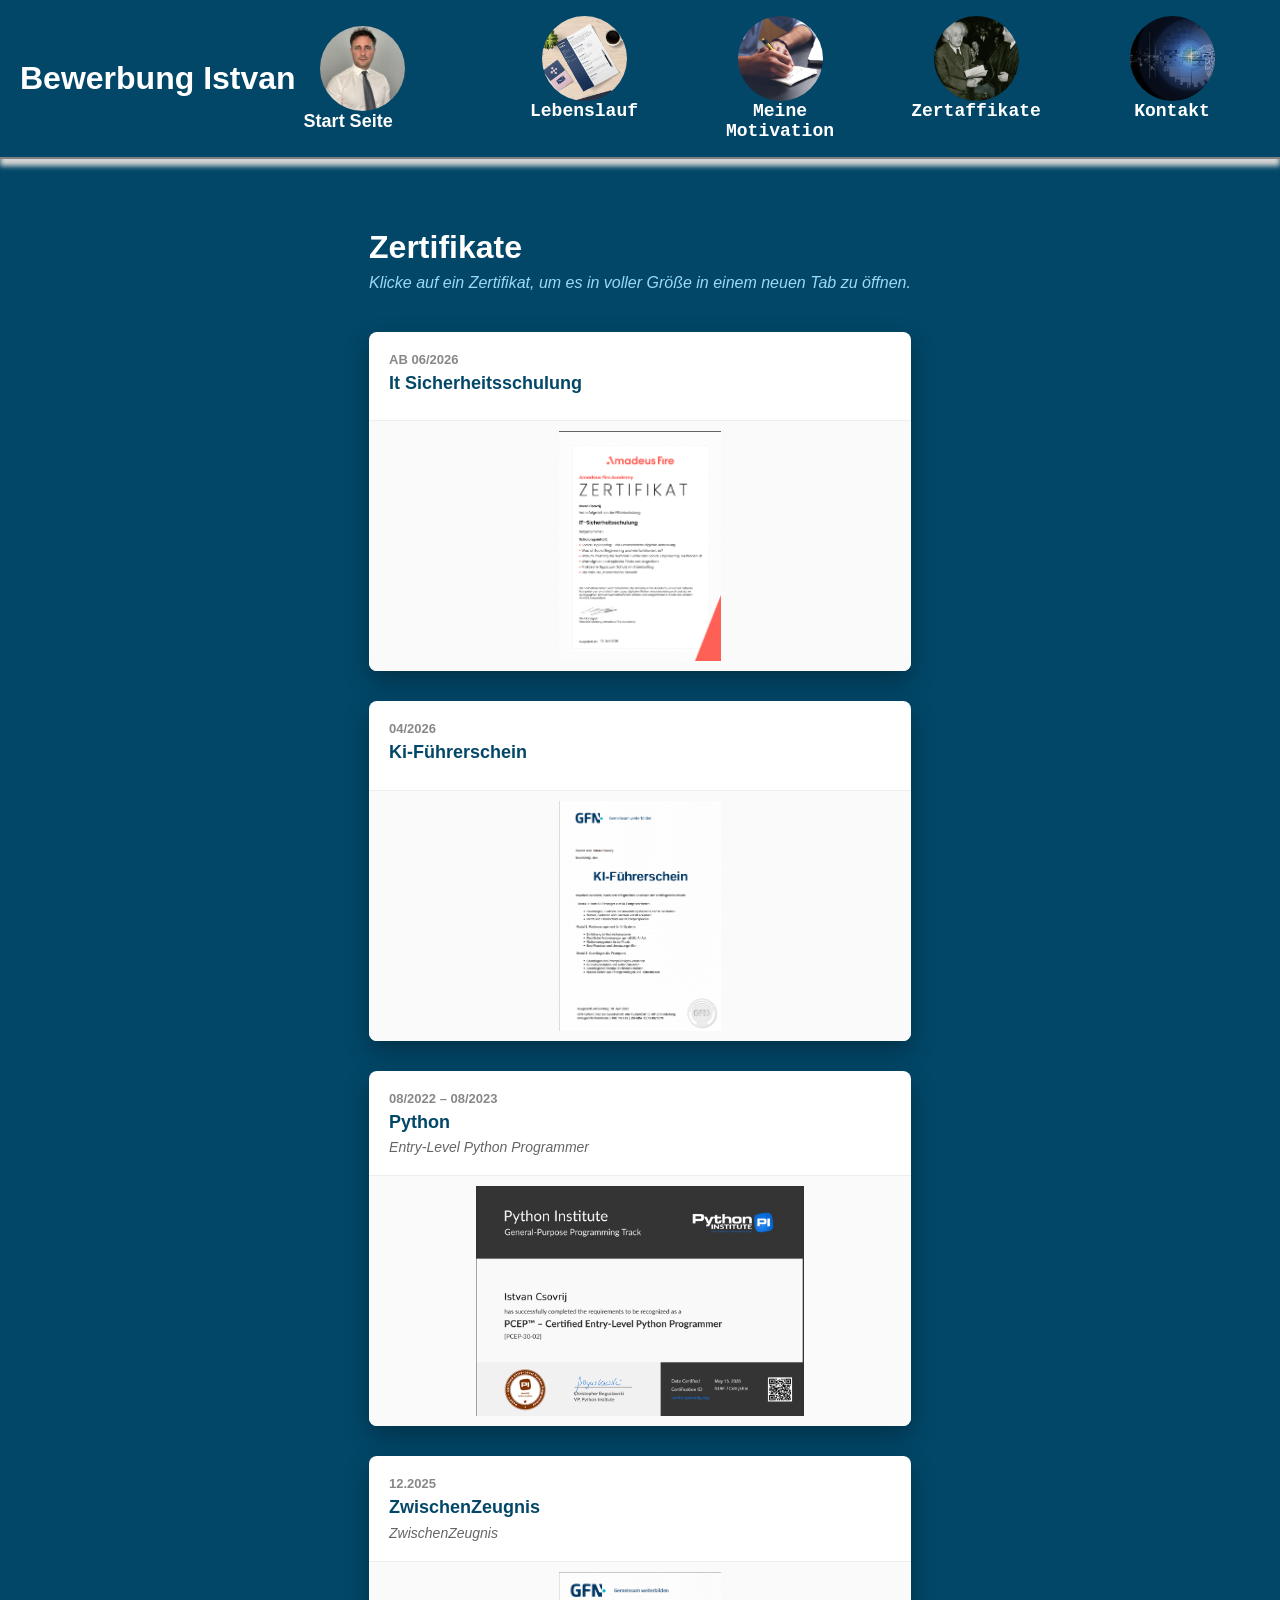
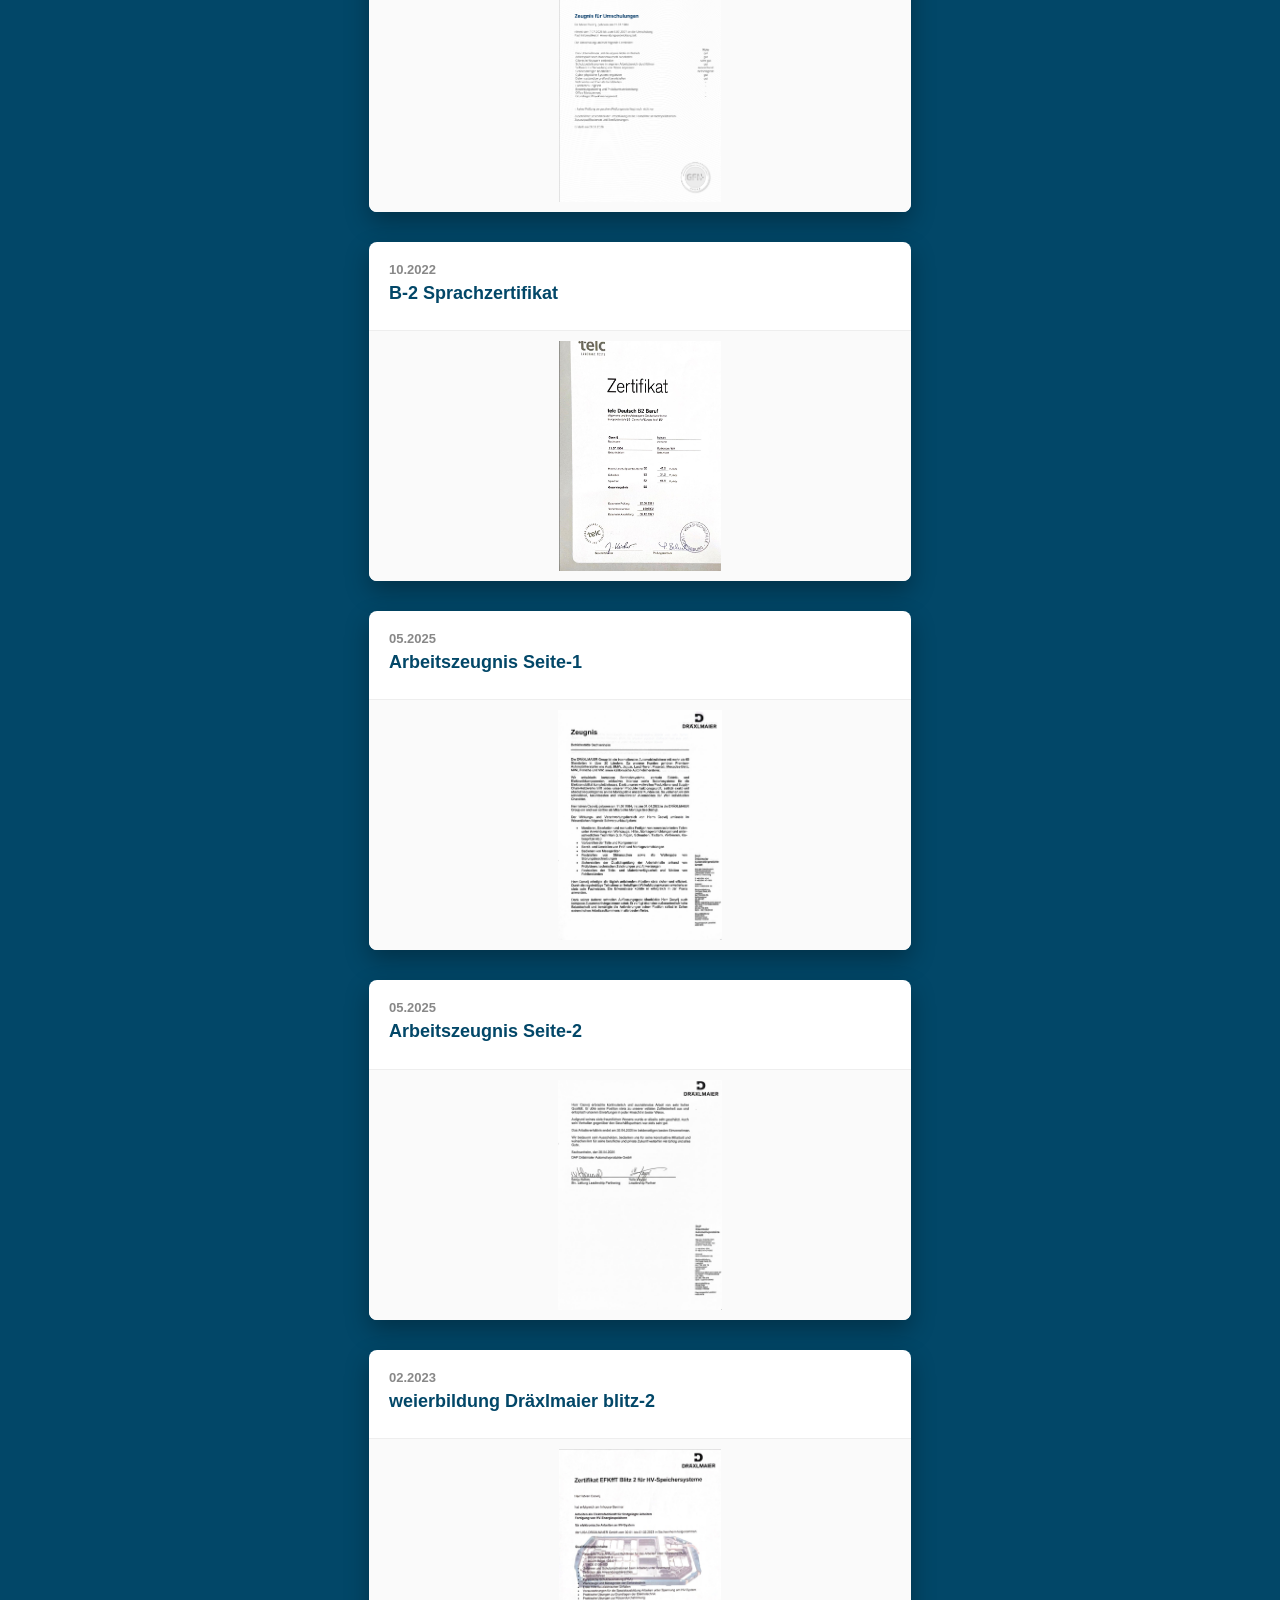
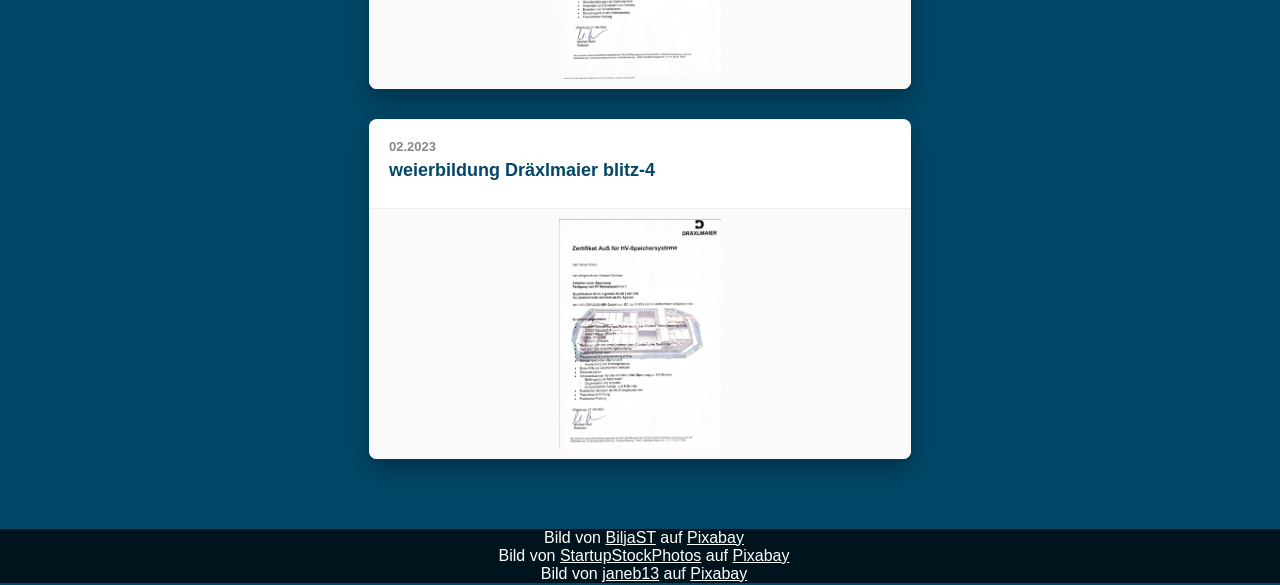
<file: zertifikate.html>
<!DOCTYPE html>
<html lang="de">

<head>
    <meta charset="UTF-8">
    <meta name="viewport" content="width=device-width, initial-scale=1.0">
    <title>Meine Zertifikate - Istvan Csovrij</title>
    <link rel="stylesheet" href="style.css">
    <link rel="stylesheet" href="hoversAnkertyle.css">
    <link rel="stylesheet" href="zertifikate.css">
    <link rel="stylesheet" href="seitenLeiste.css">
    <link rel="stylesheet" href="kontakt.css">
</head>

<body>
    <header>
        <div class="bwTextBild">
            <h1>Bewerbung Istvan </h1>
            <div class="tostart">
                <img class="bwFoto" src="./img/Bewerbung-3.png" alt="Istvan Csovrij">
                <a class="startText lebenslaufText lenslaufHover" href="index.html">Start Seite</a>
            </div>
        </div>
        <div class="workspace">

            <a href="lebenslauf.html" class="containerLebenslauf lenslaufHover">
                <img class="lenslaufImg" src="./img/biljast-resume-6627200_1920.jpg" alt="Lebenslauf">
                <samp class="lebenslaufText">Lebenslauf</samp>
            </a>

            <a href="motivation.html" class="containerLebenslauf lenslaufHover">
                <img class="lenslaufImg" src="./img/startupstockphotos-man-593333_1920.jpg" alt="Motivation">
                <samp class="lebenslaufText">Meine Motivation</samp>
            </a>

            <a href="zertifikate.html" class="containerLebenslauf lenslaufHover">
                <img class="lenslaufImg" src="./img/janeb13-albert-einstein-1165218_1920.jpg" alt="Zertifikate">
                <samp class="lebenslaufText">Zertaffikate</samp>
            </a>

            <a href="kontakt.html" class="containerLebenslauf lenslaufHover">
                <img class="lenslaufImg" src="./img/geralt-digitization-6936701_1920.jpg" alt="Kontakt">
                <samp class="lebenslaufText">Kontakt</samp>
            </a>
        </div>
    </header>

    <main class="zertifikateMain">
        <div class="zertifikateContent">
            <h2 class="pageTitle">Zertifikate</h2>
            <p class="pageSub">Klicke auf ein Zertifikat, um es in voller Größe in einem neuen Tab zu öffnen.</p>

            <div class="zertifikateGrid">
                <article class="zertifikatCard">
                    <div class="cardHeader">
                        <span class="cardDate">ab 06/2026</span>
                        <h3 class="cardTitle">It Sicherheitsschulung</h3>
                    </div>
                    <div class="cardMedia">
                        <a href="./imgZertifikate/Screenshot 2026-07-17 153229.png" target="_blank">
                            <img class="zertifikatImg" src="./imgZertifikate/Screenshot 2026-07-17 153229.png"
                                alt="Zertifikat Fachinformatiker (GFN/IHK)"
                                onerror="this.style.display='none'; this.nextElementSibling.style.display='flex';">
                            <div class="imagePlaceholder">
                                <span class="placeholderText">Click
                                    <br><strong>It-Sicherheitsschulung</strong></span>
                            </div>
                        </a>
                    </div>
                </article>

                <article class="zertifikatCard">
                    <div class="cardHeader">
                        <span class="cardDate">04/2026</span>
                        <h3 class="cardTitle">Ki-Führerschein</h3>
                        <p class="cardIssuer"></p>
                    </div>
                    <div class="cardMedia">
                        <a href="./imgZertifikate/Screenshot 2026-07-17 153307.png" target="_blank">
                            <img class="zertifikatImg" src="./imgZertifikate/Screenshot 2026-07-17 153307.png"
                                alt="Blitz-4 Schulung (Dräxlmaier)"
                                onerror="this.style.display='none'; this.nextElementSibling.style.display='flex';">
                            <div class="imagePlaceholder">
                                <span class="placeholderText">Click
                                    <br><strong>Ki-Führerschein</strong></span>
                            </div>
                        </a>
                    </div>
                </article>

                <article class="zertifikatCard">
                    <div class="cardHeader">
                        <span class="cardDate">08/2022 – 08/2023</span>
                        <h3 class="cardTitle">Python</h3>
                        <p class="cardIssuer">Entry-Level Python Programmer</p>
                    </div>
                    <div class="cardMedia">
                        <a href="./imgZertifikate/Screenshot 2026-07-17 153348.png" target="_blank">
                            <img class="zertifikatImg" src="./imgZertifikate/Screenshot 2026-07-17 153348.png"
                                alt="Zertifikat Softwareentwicklung"
                                onerror="this.style.display='none'; this.nextElementSibling.style.display='flex';">
                            <div class="imagePlaceholder">
                                <span class="placeholderText">Click
                                    <br><strong>Zeertified Entry-Level Python Programmer</Entry-Level></strong></span>
                            </div>
                        </a>
                    </div>
                </article>

                <article class="zertifikatCard">
                    <div class="cardHeader">
                        <span class="cardDate">12.2025</span>
                        <h3 class="cardTitle">ZwischenZeugnis</h3>
                        <p class="cardIssuer">ZwischenZeugnis</p>
                    </div>
                    <div class="cardMedia">
                        <a href="./imgZertifikate/Screenshot 2026-07-17 153410.png" target="_blank">
                            <img class="zertifikatImg" src="./imgZertifikate/Screenshot 2026-07-17 153410.png" alt="">
                            <div class="imagePlaceholder">
                                <span class="placeholderText">Click</span>
                                <br><strong>Zwischenzeugniss</strong>
                            </div>
                        </a>
                    </div>
                </article>

                <article class="zertifikatCard">
                    <div class="cardHeader">
                        <span class="cardDate">10.2022</span>
                        <h3 class="cardTitle">B-2 Sprachzertifikat</h3>
                    </div>
                    <div class="cardMedia">
                        <a href="./imgZertifikate/Screenshot 2026-07-17 153435.png" target="_blank">
                            <img class="zertifikatImg" src="./imgZertifikate/Screenshot 2026-07-17 153435.png" alt="">
                            <div class="imagePlaceholder">
                                <span class="placeholderText">Click</span>
                                <br><strong>B-2 Zertifikat</strong>
                            </div>
                        </a>
                    </div>
                </article>

                <article class="zertifikatCard">
                    <div class="cardHeader">
                        <span class="cardDate">05.2025</span>
                        <h3 class="cardTitle">Arbeitszeugnis Seite-1</h3>
                    </div>
                    <div class="cardMedia">
                        <a href="./imgZertifikate/Screenshot 2026-07-17 153505.png" target="_blank">
                            <img class="zertifikatImg" src="./imgZertifikate/Screenshot 2026-07-17 153505.png" alt="">
                            <div class="imagePlaceholder">
                                <span class="placeholderText">Click</span>
                                <br><strong>Arbeitszeugnis</strong>
                            </div>
                        </a>
                    </div>
                </article>

                <article class="zertifikatCard">
                    <div class="cardHeader">
                        <span class="cardDate">05.2025</span>
                        <h3 class="cardTitle">Arbeitszeugnis Seite-2</h3>
                    </div>
                    <div class="cardMedia">
                        <a href="./imgZertifikate/Screenshot 2026-07-17 153505.png" target="_blank">
                            <img class="zertifikatImg" src="./imgZertifikate/Screenshot 2026-07-17 153527.png" alt="">
                            <div class="imagePlaceholder">
                                <span class="placeholderText">Click</span>
                                <br><strong>Arbeitszeugnis</strong>
                            </div>
                        </a>
                    </div>
                </article>

                <article class="zertifikatCard">
                    <div class="cardHeader">
                        <span class="cardDate">02.2023</span>
                        <h3 class="cardTitle">weierbildung Dräxlmaier blitz-2</h3>
                    </div>
                    <div class="cardMedia">
                        <a href="./imgZertifikate/Screenshot 2026-07-17 153611.png" target="_blank">
                            <img class="zertifikatImg" src="./imgZertifikate/Screenshot 2026-07-17 153611.png" alt="">
                            <div class="imagePlaceholder">
                                <span class="placeholderText">Click</span>
                                <br><strong>Weiterbildung Blitz-2</strong>
                            </div>
                        </a>
                    </div>
                </article>

                <article class="zertifikatCard">
                    <div class="cardHeader">
                        <span class="cardDate">02.2023</span>
                        <h3 class="cardTitle">weierbildung Dräxlmaier blitz-4</h3>
                    </div>
                    <div class="cardMedia">
                        <a href="./imgZertifikate/Screenshot 2026-07-17 153639.png" target="_blank">
                            <img class="zertifikatImg" src="./imgZertifikate/Screenshot 2026-07-17 153639.png" alt="">
                            <div class="imagePlaceholder">
                                <span class="placeholderText">Click</span>
                                <br><strong>Weiterbildung Blitz-4</strong>
                            </div>
                        </a>
                    </div>
                </article>

            </div>
        </div>
    </main>

    <footer>
        <div class="resource">
            Bild von <a class="resourceA"
                href="https://pixabay.com/de/users/biljast-2868488/?utm_source=link-attribution&utm_medium=referral&utm_campaign=image&utm_content=6627200">BiljaST</a>
            auf <a class="resourceA"
                href="https://pixabay.com/de//?utm_source=link-attribution&utm_medium=referral&utm_campaign=image&utm_content=6627200">Pixabay</a>
        </div>
        <div class="resource">
            Bild von <a class="resourceA"
                href="https://pixabay.com/de/users/startupstockphotos-690514/?utm_source=link-attribution&utm_medium=referral&utm_campaign=image&utm_content=593333">StartupStockPhotos</a>
            auf <a class="resourceA"
                href="https://pixabay.com/de//?utm_source=link-attribution&utm_medium=referral&utm_campaign=image&utm_content=593333">Pixabay</a>
        </div>

        <div class="resource">
            Bild von <a class="resourceA"
                href="https://pixabay.com/de/users/janeb13-725943/?utm_source=link-attribution&utm_medium=referral&utm_campaign=image&utm_content=1165218">janeb13</a>
            auf <a class="resourceA"
                href="https://pixabay.com/de//?utm_source=link-attribution&utm_medium=referral&utm_campaign=image&utm_content=1165218">Pixabay</a>
        </div>
    </footer>
</body>

</html>
</file>
<file: style.css>
body {
    margin: 0;
    background-color: rgb(2, 71, 104);
    font-family: 'Segoe UI', Tahoma, Geneva, Verdana, sans-serif;
    display: flex;
    flex-direction: column;
    min-height: 100vh;
}

header {
    color: white;
    border-bottom: 2px solid gray;
    box-shadow: 0px 7px 5px 0px lightgray;
    display: grid;
    grid-template-columns: 1fr auto;
    /* 1. Spalte nimmt den restlichen Platz (1fr), 2. Spalte passt sich an (auto) */
    grid-template-areas: "titel navi";
    align-items: center;
    width: 100%;
}

h1 {
    margin-left: 20px;
    margin-top: 10px;
    margin-bottom: 10px;
}

.lenslaufImg {
    width: 85px;
    height: 85px;
    object-fit: cover;
    border-radius: 50%;
    transform: rotateY(0deg);
}

main {
    display: flex;
}

footer {
    height: 25%;
    width: 100%;
    background-color: rgb(0, 20, 29);
    margin-top: auto;
    display: flex;
    align-items: center;
    text-align: center;
    flex-direction: column;
}

.footerBox {
    margin: 8px;
}

.bildQuelen {
    color: white;
    margin-block-start: 0em;
    margin-block-end: 0em;
    font-weight: 700;
}

.resource {
    color: white;
    margin-left: 8px;
}

.lebenslaufText {
    color: white;
    font-weight: bold;
    font-size: 18px;
    text-decoration: none;

}

.containerLebenslauf {
    display: flex;
    flex-direction: column;
    align-items: center;
    /* HIER ANPASSEN: */
    width: 160px;
    text-align: center;
    margin-right: 20px;
    margin-top: 8px;
    margin-bottom: 8px;
    padding: 6px;
    border: 2px solid transparent;
    transition: background-color 0.2s ease, border-radius 1.5s ease;
    text-decoration: none;
}

.workspace {
    display: flex;
    grid-area: navi;
}

.bwTextBild {
    display: flex;
    width: auto;
    align-items: center;
}

.bwFoto {
    width: 85px;
    height: 85px;
    object-fit: cover;
    border-radius: 50%;
    margin-left: 16px;
}

.bwTextBild {
    display: flex;
    width: auto;
    align-items: center;
    grid-area: titel;
    color: white;
    text-decoration: none;
}

.bestelA {
    color: white;
    text-decoration: none;
    font-size: 24px;
}

.inseiteSeitenliste {
    padding: 8px;
}

.aplicatinsList {
    display: flex;
    flex-direction: column;
    height: 400px;
    display: flex;
    justify-content: space-between;
}

@media (max-width: 768px) {
    header {
        display: flex;
        flex-direction: column;
        align-items: center;
        padding: 15px 0;
        gap: 15px;
    }

    .workspace {
        flex-wrap: wrap;
        justify-content: center;
        width: 100%;
        gap: 10px;
    }

    .containerLebenslauf {
        margin: 0;
        width: 140px;
    }
}
</file>
<file: hoversAnkertyle.css>
.resourceA {
    color: white;
}

.resourceA:hover {
    font-size: 17px;
    color: rgb(156, 217, 245);
}

.lenslaufHover:hover {
    text-decoration: underline;
    cursor: pointer;
    text-decoration-color: rgb(156, 217, 245);
}

.lenslaufHover:hover .lenslaufImg {
    transform: rotateY(180deg);
    transition: transform 1.5s ease;
}

h2 {
    color: white;
}

.hoverSeide:hover {
    text-decoration: underline;
    cursor: pointer;
    text-decoration-color: rgb(156, 217, 245);
}
</file>
<file: seitenLeiste.css>
/* Layout für die Startseite mit Seitenleiste und Projekten */

html {
    scroll-behavior: smooth;
    /* Weiches Scrollen für Anker-Links */
}

main {
    display: flex;
    max-width: 1400px;
    margin: 30px auto;
    padding: 0 20px;
    gap: 40px;
    align-items: flex-start;
}

.seitenleiste {
    display: flex;
    width: 320px;
    flex-shrink: 0;
}

.inseiteSeitenliste {
    flex: 1;
    padding: 10px;
    color: white;
}

.inseiteSeitenliste h2 {
    font-size: 24px;
    margin: 0 0 20px 0;
    color: rgb(156, 217, 245);
    border-bottom: 2px solid rgb(156, 217, 245);
    padding-bottom: 8px;
}

.aplicatinsList {
    display: flex;
    flex-direction: column;
    gap: 15px;
}

/* Die Links in der Seitenleiste */
.bestelA {
    color: white;
    text-decoration: none;
    font-size: 16px;
    font-weight: 600;
    padding: 8px 12px;
    border-radius: 4px;
    transition: background-color 0.2s, color 0.2s;
}

.bestelA:hover {
    background-color: rgba(255, 255, 255, 0.1);
    color: rgb(156, 217, 245);
}

.wertikalLinie {
    border-left: 2px solid gray;
    align-self: stretch;
    margin-left: 20px;
    height: auto;
}

/* Rechter Inhaltsbereich für die Projektdetails */
.projekteInhalt {
    flex: 1;
    display: flex;
    flex-direction: column;
    gap: 30px;
}

/* Projektkarte */
.projektKarte {
    display: none;
    /* Standardmäßig ausgeblendet (gesteuert durch JS) */
    background-color: white;
    color: #333;
    padding: 40px;
    border-radius: 8px;
    box-shadow: 0 10px 25px rgba(0, 0, 0, 0.3);
    box-sizing: border-box;
    font-family: 'Segoe UI', Tahoma, Geneva, Verdana, sans-serif;
    line-height: 1.6;
}

.projektKarte h3 {
    font-size: 26px;
    color: rgb(2, 71, 104);
    margin: 0 0 10px 0;
    font-weight: 700;
}

.projektSubtitle {
    font-size: 18px;
    color: #666;
    margin: 0 0 25px 0;
    font-style: italic;
}

.projektSectionTitle {
    font-size: 16px;
    font-weight: 700;
    color: #222;
    text-transform: uppercase;
    letter-spacing: 0.5px;
    margin: 25px 0 10px 0;
}

/* Tech-Stack Badges */
.techStack {
    display: flex;
    flex-wrap: wrap;
    gap: 10px;
    margin-bottom: 25px;
}

.techBadge {
    background-color: rgb(2, 71, 104);
    color: white;
    font-size: 13px;
    font-weight: 600;
    padding: 6px 12px;
    border-radius: 20px;
    letter-spacing: 0.3px;
}

/* Projekt-Bilder & Platzhalter */
.projektMedia {
    position: relative;
    width: 100%;
    max-width: 600px;
    height: 350px;
    background-color: #fafafa;
    border-radius: 6px;
    overflow: hidden;
    margin: 25px 0;
    box-shadow: 0 5px 15px rgba(0, 0, 0, 0.1);
}

.projektMedia a {
    display: block;
    width: 100%;
    height: 100%;
    text-decoration: none;
}

.projektCardImg {
    width: 100%;
    height: 100%;
    object-fit: contain;
    padding: 10px;
    box-sizing: border-box;
}

.projPlaceholder {
    display: none;
    /* Aktiviert per onerror im HTML */
    width: 100%;
    height: 100%;
    background-color: #f5f5f5;
    border: 2px dashed #ccc;
    box-sizing: border-box;
    justify-content: center;
    align-items: center;
    transition: background-color 0.2s;
}

.projektMedia a:hover .projPlaceholder {
    background-color: #ebebeb;
    border-color: rgb(2, 71, 104);
}

.projPlaceholderText {
    text-align: center;
    font-size: 15px;
    color: #777;
    line-height: 1.6;
    padding: 20px;
}

.projPlaceholderText strong {
    color: rgb(2, 71, 104);
    font-family: monospace;
}

/* Projekt-Aktionsbuttons */
.projektActions {
    display: flex;
    gap: 15px;
    margin-top: 30px;
    flex-wrap: wrap;
}

.projektBtn {
    display: inline-block;
    background-color: rgb(2, 71, 104);
    color: white;
    text-decoration: none;
    padding: 12px 25px;
    border-radius: 4px;
    font-weight: 700;
    font-size: 15px;
    transition: background-color 0.2s, transform 0.1s;
    box-shadow: 0 4px 10px rgba(2, 71, 104, 0.2);
}

.projektBtn:hover {
    background-color: rgb(3, 109, 158);
}

.projektBtn:active {
    transform: scale(0.98);
}

/* Responsive Anpassungen */
@media (max-width: 900px) {
    main {
        flex-direction: column;
        align-items: stretch;
    }

    .seitenleiste {
        width: 100%;
    }

    .wertikalLinie {
        display: none;
        /* Vertikale Trennlinie ausblenden */
    }

    .projektMedia {
        height: 250px;
    }
}

/* Listen-Styling für Projektkarten */
.cvList {
    margin: 10px 0 0 0;
    padding-left: 20px;
}

.cvList li {
    margin-bottom: 8px;
    color: #444;
    font-size: 15px;
}

/* Willkommens-Meldung in der Projektübersicht */
.welcomeProjectText {
    background-color: rgba(255, 255, 255, 0.08);
    color: rgba(255, 255, 255, 0.85);
    border: 2px dashed rgba(255, 255, 255, 0.2);
    padding: 40px;
    border-radius: 8px;
    text-align: center;
    box-sizing: border-box;
    font-family: 'Segoe UI', Tahoma, Geneva, Verdana, sans-serif;
    margin-top: 10px;
}

.welcomeProjectText h3 {
    margin: 0 0 10px 0;
    color: rgb(156, 217, 245);
    font-size: 22px;
}

.welcomeProjectText p {
    margin: 0;
    font-size: 15px;
    line-height: 1.5;
}

@media (max-width: 768px) {
    main {
        flex-direction: column;
        /* Stapelt Seitenleiste und Inhalt untereinander */
        gap: 20px;
        margin: 15px auto;
        padding: 0 10px;
    }

    .seitenleiste {
        width: 100%;
        /* Nimmt die volle Breite ein */
    }

    .inseiteSeitenliste h2 {
        text-align: center;
        /* Überschrift zentrieren */
    }

    .aplicatinsList {
        flex-direction: row;
        /* Die Projekt-Links liegen nebeneinander */
        flex-wrap: wrap;
        /* und brechen bei Platzmangel in die nächste Zeile um */
        justify-content: center;
    }

    .bestelA {
        text-align: center;
        flex: 1 1 140px;
        /* Buttons wachsen gleichmäßig */
    }

    .wertikalLinie {
        display: none;
        /* Die graue vertikale Trennlinie ausblenden */
    }

    .projektKarte {
        padding: 20px;
        /* Etwas weniger Innenabstand auf kleinen Handy-Displays */
    }

    /* Die Screenshots in den Projektkarten */
    .projektGallery {
        flex-direction: column;
        /* Screenshots untereinander stapeln */
        gap: 15px;
    }

    .projektMedia {
        max-width: 100%;
        height: 250px;
        /* Bilderhöhe für Handys reduzieren */
    }
}
</file>
<file: lebenslauf.css>
/* Spezifisches Styling für die Lebenslauf-Seite */

.cvMain {
    background-color: rgb(2, 71, 104);
    /* Passend zur Hauptseite */
    padding: 20px;
    display: flex;
    justify-content: center;
    align-items: center;
}

/* Die "Papier-Kante" des Lebenslaufs */
.cvSheet {
    background-color: white;
    color: #333;
    width: 100%;
    max-width: 900px;
    padding: 50px 60px;
    box-shadow: 0 15px 35px rgba(0, 0, 0, 0.4);
    border-radius: 8px;
    box-sizing: border-box;
    font-family: 'Segoe UI', Tahoma, Geneva, Verdana, sans-serif;
    line-height: 1.6;
}

/* Header-Bereich (Titel & Foto) */
.cvHeader {
    display: grid;
    grid-template-columns: 1fr auto;
    gap: 30px;
    align-items: start;
}

.cvHeaderLeft {
    display: flex;
    flex-direction: column;
}

.cvTitle {
    font-size: 36px;
    color: rgb(2, 71, 104);
    /* Dein Haupt-Blauton */
    margin: 0;
    font-weight: 800;
    letter-spacing: -0.5px;
}

.cvSubtitle {
    font-size: 26px;
    color: rgb(0, 31, 47);
    margin: 5px 0 25px 0;
    font-weight: 600;
}

.cvContact p {
    margin: 6px 0;
    font-size: 15px;
    color: #555;
}

.cvContact strong {
    color: #222;
}

.cvContact a {
    color: rgb(2, 71, 104);
    text-decoration: none;
    font-weight: 500;
}

.cvContact a:hover {
    text-decoration: underline;
}

/* Das dunkelblaue Rechteck mit deinem Foto */
.cvHeaderRight {
    display: flex;
    justify-content: flex-end;
}

.cvPhotoFrame {
    background-color: rgb(0, 20, 29);
    /* Sehr dunkles Blau aus dem Footer */
    padding: 12px 12px 25px 12px;
    /* Unten etwas breiterer Rand wie beim analogen Bilderrahmen */
    box-shadow: 5px 10px 20px rgba(0, 0, 0, 0.15);
    border-radius: 4px;
    display: inline-block;
    transition: transform 0.3s ease;
}

.cvPhotoFrame:hover {
    transform: translateY(-5px);
}

.cvPhoto {
    width: 145px;
    height: 195px;
    object-fit: cover;
    display: block;
    border-radius: 2px;
}

/* Trennlinien */
.cvSeparator {
    border: none;
    border-top: 1.5px dashed #ccc;
    margin: 30px 0;
}

/* Sektions-Überschriften */
.cvSection {
    margin-bottom: 25px;
}

.cvSectionTitle {
    font-size: 22px;
    color: rgb(2, 71, 104);
    border-bottom: 2px solid rgb(2, 71, 104);
    padding-bottom: 4px;
    margin: 0 0 20px 0;
    font-weight: 700;
}

/* Zweispaltiges Layout für die Einträge (Zeit links, Inhalt rechts) */
.cvEntry {
    display: grid;
    grid-template-columns: 160px 1fr;
    gap: 20px;
    margin-bottom: 25px;
}

.cvTime {
    font-weight: 700;
    color: #222;
    font-size: 15px;
    padding-top: 2px;
}

.cvBody {
    font-size: 15px;
}

.cvJobTitle {
    margin: 0 0 6px 0;
    font-size: 16px;
    color: #111;
    font-weight: 700;
}

.cvJobDesc {
    font-weight: 400;
    color: #555;
}

.cvCompany {
    margin: 0;
    color: #666;
    font-style: italic;
}

.cvHighlight {
    color: rgb(2, 71, 104);
    font-weight: 700;
}

/* Listenpunkte */
.cvList {
    margin: 8px 0 0 0;
    padding-left: 20px;
}

.cvList li {
    margin-bottom: 6px;
    color: #444;
    font-size: 14.5px;
}

/* Untersektionen (z.B. Qualifikationen) */
.cvSubsection {
    margin-bottom: 20px;
}

.cvSubsectionTitle {
    font-size: 16px;
    color: #222;
    margin: 0 0 10px 0;
    font-weight: 700;
    text-transform: uppercase;
    font-size: 14px;
    letter-spacing: 0.5px;
}

.cvDateStamp {
    text-align: right;
    color: #666;
    font-size: 14px;
    margin-top: 40px;
    font-style: italic;
}

.tostart {
    display: flex;
    flex-direction: column;
    justify-content: center;
    align-items: center;
}

.startText {
    color: white;
    text-decoration: none;
}


.lenslaufHover:hover {
    color: white;
    text-decoration: underline;
    cursor: pointer;
    text-decoration-color: rgb(156, 217, 245);
    ;
}

/* Anpassungen für kleinere Bildschirme (Responsive Design) */
@media (max-width: 768px) {
    .cvSheet {
        padding: 30px 20px;
    }

    .cvHeader {
        grid-template-columns: 1fr;
        gap: 20px;
    }

    .cvHeaderRight {
        justify-content: center;
        order: -1;
        /* Foto auf Handys nach oben setzen */
    }

    .cvEntry {
        grid-template-columns: 1fr;
        gap: 5px;
        margin-bottom: 20px;
    }

    .cvTime {
        color: rgb(2, 71, 104);
        font-size: 14px;
    }
}
</file>
<file: motivation.css>
/* Spezifisches Styling für die Motivation/Anschreiben-Seite */

.motivationMain {
    background-color: rgb(2, 71, 104);
    /* Passend zur Hauptseite */
    padding: 20px;
    display: flex;
    justify-content: center;
    align-items: center;
}

/* Die Dokumenten-Karte für das Anschreiben */
.motivationSheet {
    display: grid;
    grid-template-columns: 280px 1fr;
    /* Linke Spalte dunkelblau, rechte Spalte weiß */
    width: 100%;
    max-width: 900px;
    margin: 40px auto;
    background-color: white;
    box-shadow: 0 15px 35px rgba(0, 0, 0, 0.4);
    border-radius: 8px;
    overflow: hidden;
    /* Beschneidet Ecken von farbigen Balken passend zum Border-Radius */
    box-sizing: border-box;
    font-family: 'Segoe UI', Tahoma, Geneva, Verdana, sans-serif;
}

/* Linke Spalte: Dunkelblaue Sidebar */
.motivationSidebar {
    background-color: rgb(16, 37, 61);
    /* Dunkelblau aus deinem Screenshot */
    padding: 40px 30px;
    color: white;
    display: flex;
    flex-direction: column;
}

.sidebarTopLine {
    width: 100%;
    height: 3px;
    background-color: white;
    margin-bottom: 40px;
}

.sidebarInfoText {
    font-size: 17px;
    line-height: 1.5;
    font-weight: 700;
    margin: 0;
    margin-bottom: auto;
    /* Schiebt den Namen ganz nach unten */
    color: rgba(255, 255, 255, 0.95);
}

.sidebarName {
    font-size: 26px;
    font-weight: 700;
    margin: 0;
    padding-top: 40px;
    letter-spacing: 0.5px;
    line-height: 1.3;
}

/* Rechte Spalte: Header und Brieftext */
.motivationRightColumn {
    display: flex;
    flex-direction: column;
}

/* Teal-blauer Kontaktdaten-Balken oben */
.motivationRightHeader {
    background-color: rgb(22, 96, 134);
    /* Teal-Blau aus deinem Screenshot */
    padding: 25px 40px;
    color: white;
    text-align: right;
}

.motivationRightHeader p {
    margin: 4px 0;
    font-size: 15px;
    color: rgba(255, 255, 255, 0.95);
}

.motivationRightHeader a {
    color: white;
    text-decoration: underline;
}

/* Weißer Briefbereich unten */
.motivationLetter {
    padding: 45px 40px;
    color: #333;
}

.letterSubject {
    font-size: 18px;
    font-weight: 700;
    color: #111;
    margin: 0 0 25px 0;
    line-height: 1.4;
}

.letterSalutation {
    font-weight: 700;
    margin: 0 0 15px 0;
    font-size: 16px;
    color: #111;
}

.letterBodyText p {
    margin: 0 0 15px 0;
    font-size: 15px;
    line-height: 1.6;
    color: #333;
    text-align: justify;
}

.letterBodyText p:last-child {
    margin-bottom: 0;
}

.letterFooter {
    margin-top: 35px;
}

.letterDate {
    font-size: 15px;
    color: #555;
    margin: 0 0 20px 0;
}

.letterSignOff {
    font-size: 15px;
    color: #333;
    margin: 0 0 10px 0;
}

.letterSignature {
    font-weight: 700;
    font-size: 16px;
    color: #111;
    margin: 0;
}

.lenslaufHover:hover {
    color: rgb(156, 217, 245);
    text-decoration: underline;
    cursor: pointer;
}

@media (max-width: 768px) {
    .motivationSheet {
        grid-template-columns: 1fr;

    }

    .motivationSidebar {
        padding: 30px 20px;
    }

    .sidebarTopLine {
        margin-bottom: 20px;
    }

    .sidebarName {
        padding-top: 20px;
    }

    .motivationRightHeader {
        text-align: left;
        /* Auf Handys linksbündig */
        padding: 20px;
    }

    .motivationLetter {
        padding: 30px 20px;
    }
}
</file>
<file: AP1_Lernbereich/03_Quiz_App/style.css>
:root {
    --primary-color: #1e3a8a;
    --primary-light: #3b82f6;
    --primary-dark: #172554;
    --success-color: #10b981;
    --success-bg: #ecfdf5;
    --error-color: #ef4444;
    --error-bg: #fef2f2;
    --bg-color: #f8fafc;
    --card-bg: #ffffff;
    --text-color: #334155;
    --text-light: #64748b;
    --border-color: #e2e8f0;
    --radius: 8px;
    --transition: all 0.3s ease;
}

* {
    box-sizing: border-box;
    margin: 0;
    padding: 0;
}

body {
    font-family: -apple-system, BlinkMacSystemFont, "Segoe UI", Roboto, "Helvetica Neue", Arial, sans-serif;
    background-color: var(--bg-color);
    color: var(--text-color);
    line-height: 1.6;
}

header {
    background-color: var(--primary-dark);
    color: white;
    padding: 2rem 1rem;
    text-align: center;
    border-bottom: 4px solid var(--primary-light);
}

.header-container h1 {
    font-size: 2.2rem;
    margin-bottom: 0.5rem;
}

.header-container p {
    color: #93c5fd;
    font-size: 1.1rem;
}

.container {
    max-width: 1200px;
    margin: 2rem auto;
    padding: 0 1rem;
    display: grid;
    grid-template-columns: 300px 1fr;
    gap: 2rem;
}

@media (max-width: 900px) {
    .container {
        grid-template-columns: 1fr;
    }
}

.card {
    background: var(--card-bg);
    border-radius: var(--radius);
    padding: 1.5rem;
    box-shadow: 0 4px 6px -1px rgb(0 0 0 / 0.1), 0 2px 4px -2px rgb(0 0 0 / 0.1);
    margin-bottom: 1.5rem;
    border: 1px solid var(--border-color);
}

.card h3 {
    margin-bottom: 1rem;
    padding-bottom: 0.5rem;
    border-bottom: 2px solid var(--border-color);
    color: var(--primary-dark);
    display: flex;
    align-items: center;
    gap: 0.5rem;
}

/* Theme Filters */
.theme-filters {
    display: flex;
    flex-direction: column;
    gap: 0.5rem;
}

.filter-btn {
    text-align: left;
    background: none;
    border: 1px solid var(--border-color);
    padding: 0.75rem 1rem;
    border-radius: var(--radius);
    cursor: pointer;
    font-size: 0.95rem;
    font-weight: 500;
    transition: var(--transition);
    color: var(--text-color);
}

.filter-btn:hover {
    background-color: #f1f5f9;
    border-color: var(--primary-light);
}

.filter-btn.active {
    background-color: var(--primary-color);
    color: white;
    border-color: var(--primary-color);
}

/* Stats */
.stats-grid {
    display: grid;
    grid-template-columns: repeat(2, 1fr);
    gap: 1rem;
    margin-bottom: 1.5rem;
}

.stat-item {
    background-color: #f1f5f9;
    padding: 0.75rem;
    border-radius: var(--radius);
    text-align: center;
}

.stat-num {
    display: block;
    font-size: 1.5rem;
    font-weight: bold;
    color: var(--primary-color);
}

.stat-label {
    font-size: 0.8rem;
    color: var(--text-light);
}

.progress-bar-container {
    background-color: var(--border-color);
    height: 10px;
    border-radius: 5px;
    overflow: hidden;
    margin-bottom: 1.5rem;
}

.progress-bar {
    background-color: var(--success-color);
    height: 100%;
    transition: width 0.5s ease-out;
}

/* Quiz Area */
.quiz-card {
    min-height: 350px;
    display: flex;
    flex-direction: column;
}

.quiz-header {
    display: flex;
    justify-content: space-between;
    align-items: center;
    margin-bottom: 1.5rem;
}

.badge {
    background-color: #dbeafe;
    color: var(--primary-color);
    padding: 0.35rem 0.75rem;
    border-radius: 50px;
    font-size: 0.8rem;
    font-weight: bold;
    text-transform: uppercase;
}

.question-number {
    font-size: 0.9rem;
    color: var(--text-light);
    font-weight: 500;
}

.question-container {
    margin-bottom: 2rem;
}

.question-container h2 {
    font-size: 1.35rem;
    font-weight: 600;
    color: var(--primary-dark);
    margin-bottom: 1rem;
}

/* Code block styles */
.code-block-container {
    background-color: #0f172a;
    color: #f8fafc;
    padding: 1.25rem;
    border-radius: var(--radius);
    font-family: "Fira Code", Consolas, Monaco, monospace;
    font-size: 0.9rem;
    overflow-x: auto;
    margin-top: 1rem;
    border-left: 4px solid var(--primary-light);
}

/* Answers styles */
.answers-container {
    display: flex;
    flex-direction: column;
    gap: 0.75rem;
    margin-bottom: 2rem;
    flex-grow: 1;
}

.answer-option {
    background-color: white;
    border: 2px solid var(--border-color);
    padding: 1rem;
    border-radius: var(--radius);
    cursor: pointer;
    text-align: left;
    font-size: 1rem;
    transition: var(--transition);
    display: flex;
    align-items: center;
    gap: 0.75rem;
}

.answer-option:hover:not(.disabled) {
    border-color: var(--primary-light);
    background-color: #f0fdf4;
}

.answer-option.selected {
    border-color: var(--primary-color);
    background-color: #eff6ff;
}

.answer-option.correct {
    border-color: var(--success-color);
    background-color: var(--success-bg);
    color: #065f46;
}

.answer-option.wrong {
    border-color: var(--error-color);
    background-color: var(--error-bg);
    color: #991b1b;
}

.answer-option.disabled {
    cursor: not-allowed;
    opacity: 0.8;
}

/* Text & Gap inputs */
.text-answer-container {
    display: flex;
    flex-direction: column;
    gap: 1rem;
}

.text-input {
    width: 100%;
    padding: 1rem;
    border: 2px solid var(--border-color);
    border-radius: var(--radius);
    font-size: 1rem;
    outline: none;
    transition: var(--transition);
}

.text-input:focus {
    border-color: var(--primary-color);
}

.text-input.correct {
    border-color: var(--success-color);
    background-color: var(--success-bg);
}

.text-input.wrong {
    border-color: var(--error-color);
    background-color: var(--error-bg);
}

/* Buttons */
.btn {
    padding: 0.75rem 1.5rem;
    border: none;
    border-radius: var(--radius);
    font-size: 1rem;
    font-weight: 600;
    cursor: pointer;
    transition: var(--transition);
    display: inline-flex;
    align-items: center;
    justify-content: center;
    gap: 0.5rem;
}

.btn-full {
    width: 100%;
}

.btn-primary {
    background-color: var(--primary-color);
    color: white;
}

.btn-primary:hover {
    background-color: var(--primary-dark);
}

.btn-secondary {
    background-color: #e2e8f0;
    color: var(--text-color);
}

.btn-secondary:hover {
    background-color: #cbd5e1;
}

/* Feedback Card */
.feedback-card {
    transition: var(--transition);
    border-left: 5px solid var(--primary-color);
}

.feedback-card.correct {
    border-left-color: var(--success-color);
    background-color: var(--success-bg);
}

.feedback-card.wrong {
    border-left-color: var(--error-color);
    background-color: var(--error-bg);
}

#feedback-title {
    margin-bottom: 0.5rem;
    font-size: 1.25rem;
}

#feedback-text {
    font-size: 1rem;
    margin-bottom: 1rem;
}

.explanation-section {
    border-top: 1px solid var(--border-color);
    padding-top: 0.75rem;
    margin-top: 0.75rem;
}

.explanation-section h4 {
    margin-bottom: 0.25rem;
    color: var(--primary-dark);
}

footer {
    text-align: center;
    padding: 2rem;
    color: var(--text-light);
    font-size: 0.9rem;
    border-top: 1px solid var(--border-color);
    background-color: white;
    margin-top: 4rem;
}

/* Open Text & Self-grading styling */
.open-textarea {
    resize: vertical;
    min-height: 120px;
    font-family: inherit;
    line-height: 1.5;
}

.model-answer-title {
    font-size: 1rem;
    color: var(--text-color);
    margin-bottom: 0.5rem;
}

.model-answer-body {
    background-color: #f8fafc;
    border: 1px solid var(--border-color);
    padding: 1.25rem;
    border-radius: var(--radius);
    margin-bottom: 1.5rem;
    font-size: 1rem;
    line-height: 1.5;
}

.user-typed-preview {
    color: var(--text-light);
    margin-bottom: 0.75rem;
    border-bottom: 1px dashed var(--border-color);
    padding-bottom: 0.75rem;
}

.musterloesung-text {
    color: var(--primary-color);
}

.rating-container {
    display: flex;
    gap: 1rem;
    margin-top: 0.5rem;
}

.btn-correct {
    background-color: var(--success-color);
    color: white;
    flex: 1;
}

.btn-correct:hover {
    background-color: #059669;
}

.btn-wrong {
    background-color: var(--error-color);
    color: white;
    flex: 1;
}

.btn-wrong:hover {
    background-color: #dc2626;
}
</file>
<file: kontakt.css>
/* Spezifisches Styling für die Kontakt-Seite */

.kontaktMain {
    background-color: rgb(2, 71, 104);
    /* Haupt-Blauton */
    padding: 40px 20px;
    display: flex;
    justify-content: center;
    align-items: center;
    min-height: calc(100vh - 200px);
    /* Füllt den Bildschirm zwischen Header & Footer */
}

/* Die Dokumenten-Karte für den Kontakt */
.kontaktSheet {
    display: grid;
    grid-template-columns: 320px 1fr;
    /* Linke Spalte (Bild & Info), rechte Spalte (Formular) */
    width: 100%;
    max-width: 950px;
    margin: 40px auto;
    background-color: white;
    box-shadow: 0 15px 35px rgba(0, 0, 0, 0.4);
    border-radius: 8px;
    overflow: hidden;
    /* Beschneidet Ecken passend zum Border-Radius */
    box-sizing: border-box;
    font-family: 'Segoe UI', Tahoma, Geneva, Verdana, sans-serif;
}

/* Linke Spalte: Sidebar mit geralt-Bild */
.kontaktSidebar {
    background-color: rgb(16, 37, 61);
    /* Dunkelblau */
    color: white;
    display: flex;
    flex-direction: column;
}

.kontaktSidebarImg {
    width: 100%;
    height: 250px;
    object-fit: cover;
    display: block;
}

.kontaktSidebarInfo {
    padding: 30px;
    font-size: 15px;
    line-height: 1.5;
    margin-bottom: auto;
}

.kontaktSidebarInfo h3 {
    margin: 0 0 10px 0;
    font-size: 20px;
    color: rgb(156, 217, 245);
    /* Helles Blau für Akzent */
    font-weight: 700;
}

.kontaktSidebarInfo p {
    margin: 0;
    color: rgba(255, 255, 255, 0.85);
}

.sidebarSignature {
    padding: 0 30px 30px 30px;
    font-weight: 700;
    font-size: 18px;
    color: white;
    margin: 0;
}

/* Rechte Spalte: Kontaktinformationen & Formular */
.kontaktContent {
    padding: 45px 40px;
    box-sizing: border-box;
}

/* Die Kontaktdaten-Tabelle/Liste */
.kontaktList {
    display: grid;
    grid-template-columns: 1fr;
    gap: 15px;
    margin-top: 25px;
}

.kontaktEntry {
    display: grid;
    grid-template-columns: 155px 1fr;
    border-bottom: 1px solid #eee;
    padding-bottom: 10px;
    align-items: center;
}

.kontaktLabel {
    font-weight: 700;
    color: #555;
    font-size: 14px;
    letter-spacing: 0.5px;
}

.kontaktValue {
    font-size: 15px;
    color: #222;
}

.kontaktValue a {
    color: rgb(2, 71, 104);
    text-decoration: none;
    font-weight: 600;
    transition: color 0.2s ease;
}

.kontaktValue a:hover {
    color: rgb(3, 109, 158);
    text-decoration: underline;
}

/* Formular-Styling */
.kontaktForm {
    display: grid;
    gap: 20px;
}

.formGroup {
    display: flex;
    flex-direction: column;
    gap: 6px;
}

.formGroup label {
    font-weight: 700;
    color: #333;
    font-size: 14px;
}

.formGroup input,
.formGroup textarea {
    padding: 10px 12px;
    border: 1px solid #ccc;
    border-radius: 4px;
    font-size: 15px;
    font-family: inherit;
    transition: border-color 0.2s, box-shadow 0.2s;
    box-sizing: border-box;
}

.formGroup input:focus,
.formGroup textarea:focus {
    border-color: rgb(2, 71, 104);
    outline: none;
    box-shadow: 0 0 0 3px rgba(2, 71, 104, 0.15);
}

.submitBtn {
    background-color: rgb(2, 71, 104);
    color: white;
    border: none;
    padding: 12px 25px;
    border-radius: 4px;
    font-size: 16px;
    font-weight: 700;
    cursor: pointer;
    transition: background-color 0.2s, transform 0.1s;
    justify-self: start;
}

.submitBtn:hover {
    background-color: rgb(3, 109, 158);
}

.submitBtn:active {
    transform: scale(0.98);
}

/* Responsive Anpassungen */
@media (max-width: 768px) {
    .kontaktSheet {
        grid-template-columns: 1fr;
        /* Stapelt Spalten untereinander */
    }

    .kontaktSidebarImg {
        height: 200px;
    }

    .kontaktEntry {
        grid-template-columns: 1fr;
        gap: 3px;
    }

    .kontaktContent {
        padding: 30px 20px;
    }

    .submitBtn {
        width: 100%;
        /* Button nimmt volle Breite ein */
        justify-self: stretch;
    }
}
</file>
<file: zertifikate.css>
/* Styling für die Zertifikate-Seite */

.zertifikateMain {
    background-color: rgb(2, 71, 104);
    /* Haupt-Blauton */
    padding: 40px 20px;
    display: flex;
    justify-content: center;
    min-height: calc(100vh - 200px);
    /* Füllt den Bildschirm zwischen Header & Footer */
}

.tostart {
    display: flex;
    flex-direction: column;
    margin-left: 8px;
}

.zertifikateContent {
    width: 100%;
    max-width: 1100px;
}

.pageTitle {
    color: white;
    font-size: 32px;
    margin: 0 0 8px 0;
    font-weight: 700;
}

.pageSub {
    color: rgb(156, 217, 245);
    font-size: 16px;
    margin: 0 0 40px 0;
    font-style: italic;
}

/* Grid-Layout für die Zertifikats-Karten */
.zertifikateGrid {
    display: grid;
    grid-template-columns: repeat(auto-fit, minmax(320px, 1fr));
    /* Responsive Spalten */
    gap: 30px;
}

/* Einzelne Zertifikats-Karte */
.zertifikatCard {
    background-color: white;
    border-radius: 8px;
    overflow: hidden;
    box-shadow: 0 10px 25px rgba(0, 0, 0, 0.3);
    display: flex;
    flex-direction: column;
    transition: transform 0.3s ease, box-shadow 0.3s ease;
    box-sizing: border-box;
}

.zertifikatCard:hover {
    transform: translateY(-8px);
    /* Karte hebt sich leicht an */
    box-shadow: 0 15px 35px rgba(0, 0, 0, 0.4);
}

/* Header-Bereich der Karte */
.cardHeader {
    padding: 20px;
    border-bottom: 1px solid #eee;
    flex-grow: 0;
}

.cardDate {
    display: block;
    font-size: 13px;
    color: #888;
    font-weight: 700;
    margin-bottom: 5px;
    text-transform: uppercase;
}

.cardTitle {
    font-size: 18px;
    color: rgb(2, 71, 104);
    margin: 0 0 5px 0;
    font-weight: 700;
    line-height: 1.3;
}

.cardIssuer {
    font-size: 14px;
    color: #666;
    margin: 0;
    font-style: italic;
}

/* Medien-Bereich der Karte (Bilder / Platzhalter) */
.cardMedia {
    position: relative;
    width: 100%;
    height: 250px;
    /* Einheitliche Höhe für alle Zertifikate */
    background-color: #fafafa;
}

.cardMedia a {
    display: block;
    width: 100%;
    height: 100%;
    text-decoration: none;
}

.zertifikatImg {
    width: 100%;
    height: 100%;
    object-fit: contain;
    /* Bild wird ganz angezeigt ohne Beschnitt */
    padding: 10px;
    box-sizing: border-box;
    display: block;
}

/* Schicker Platzhalter-Kasten, falls noch kein Bild vorhanden ist */
.imagePlaceholder {
    display: none;
    /* Wird per JavaScript (onerror im HTML) aktiviert */
    width: 100%;
    height: 100%;
    background-color: #f0f0f0;
    border: 2px dashed #ccc;
    box-sizing: border-box;
    justify-content: center;
    align-items: center;
    transition: background-color 0.2s ease;
}

.cardMedia a:hover .imagePlaceholder {
    background-color: #e5e5e5;
    border-color: rgb(2, 71, 104);
}

.placeholderText {
    text-align: center;
    font-size: 14px;
    color: #777;
    line-height: 1.5;
    padding: 20px;
}

.placeholderText strong {
    color: rgb(2, 71, 104);
    font-family: monospace;
}
</file>
